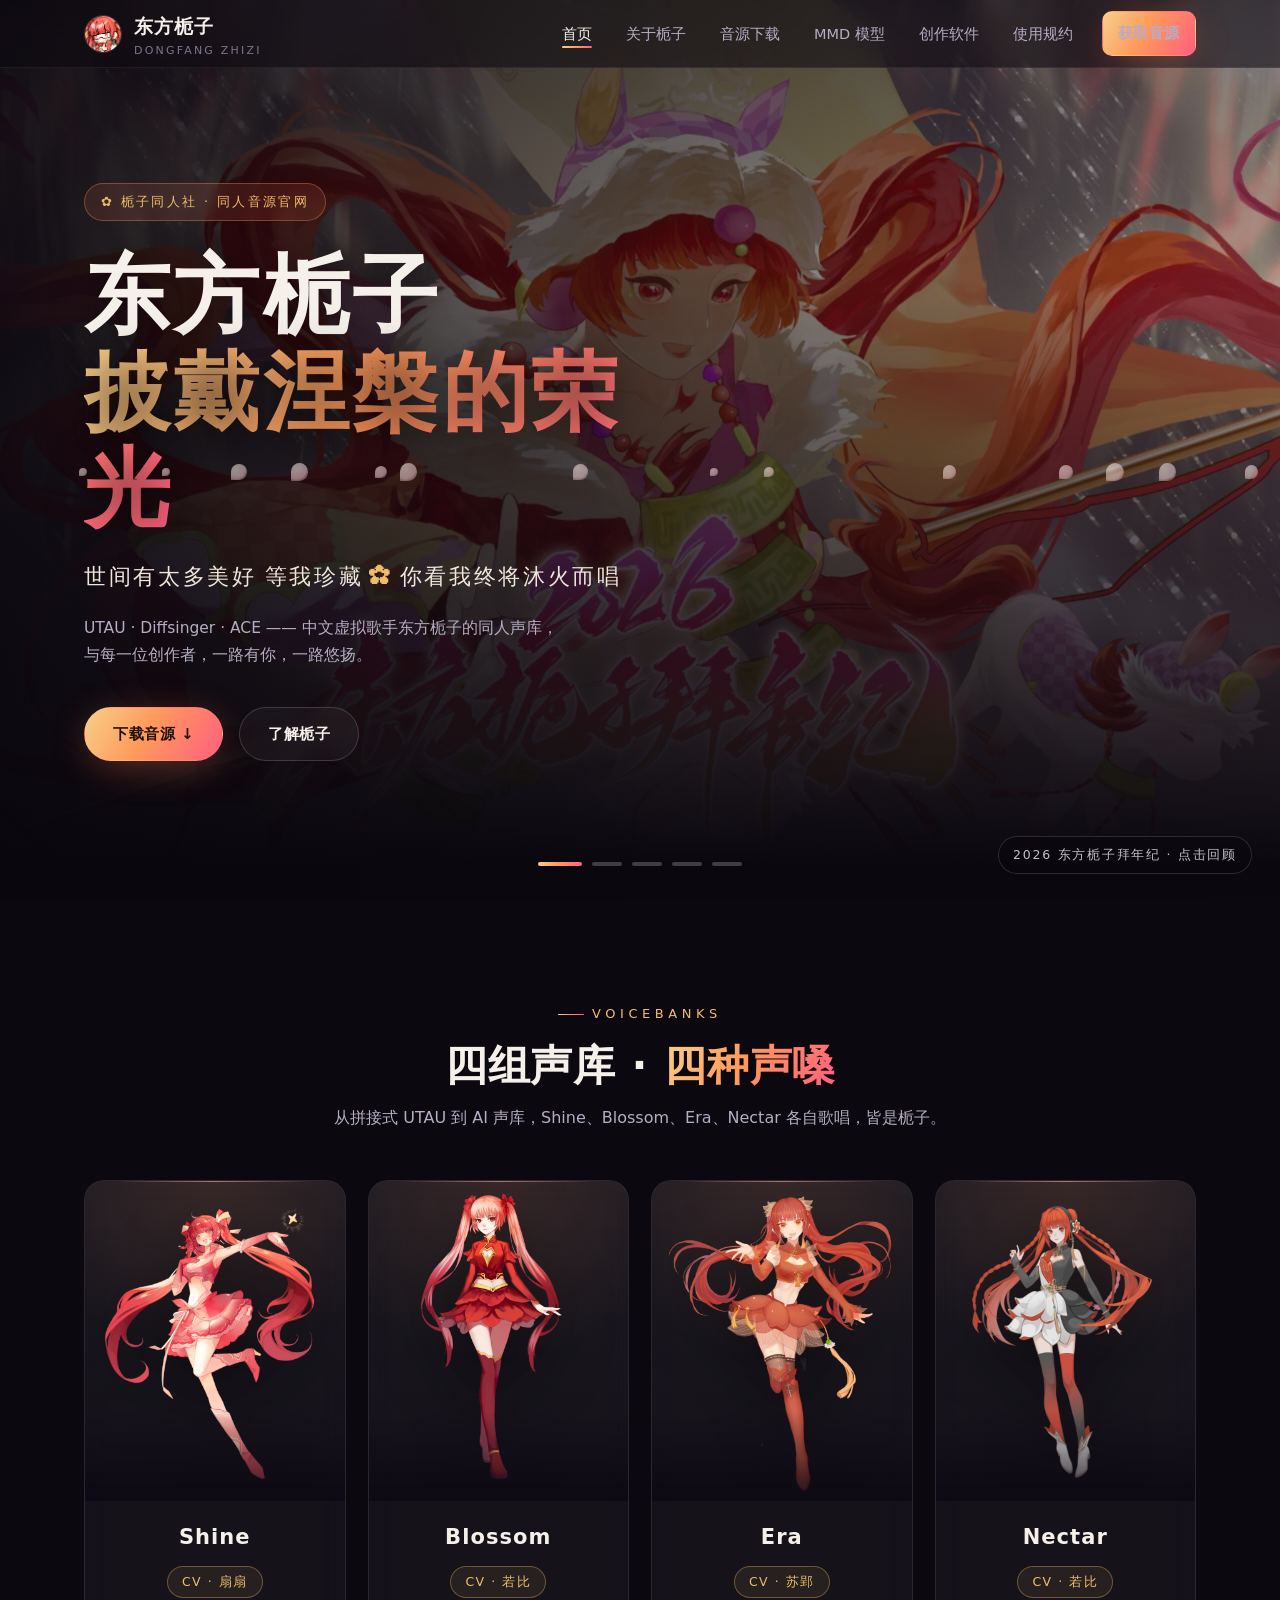
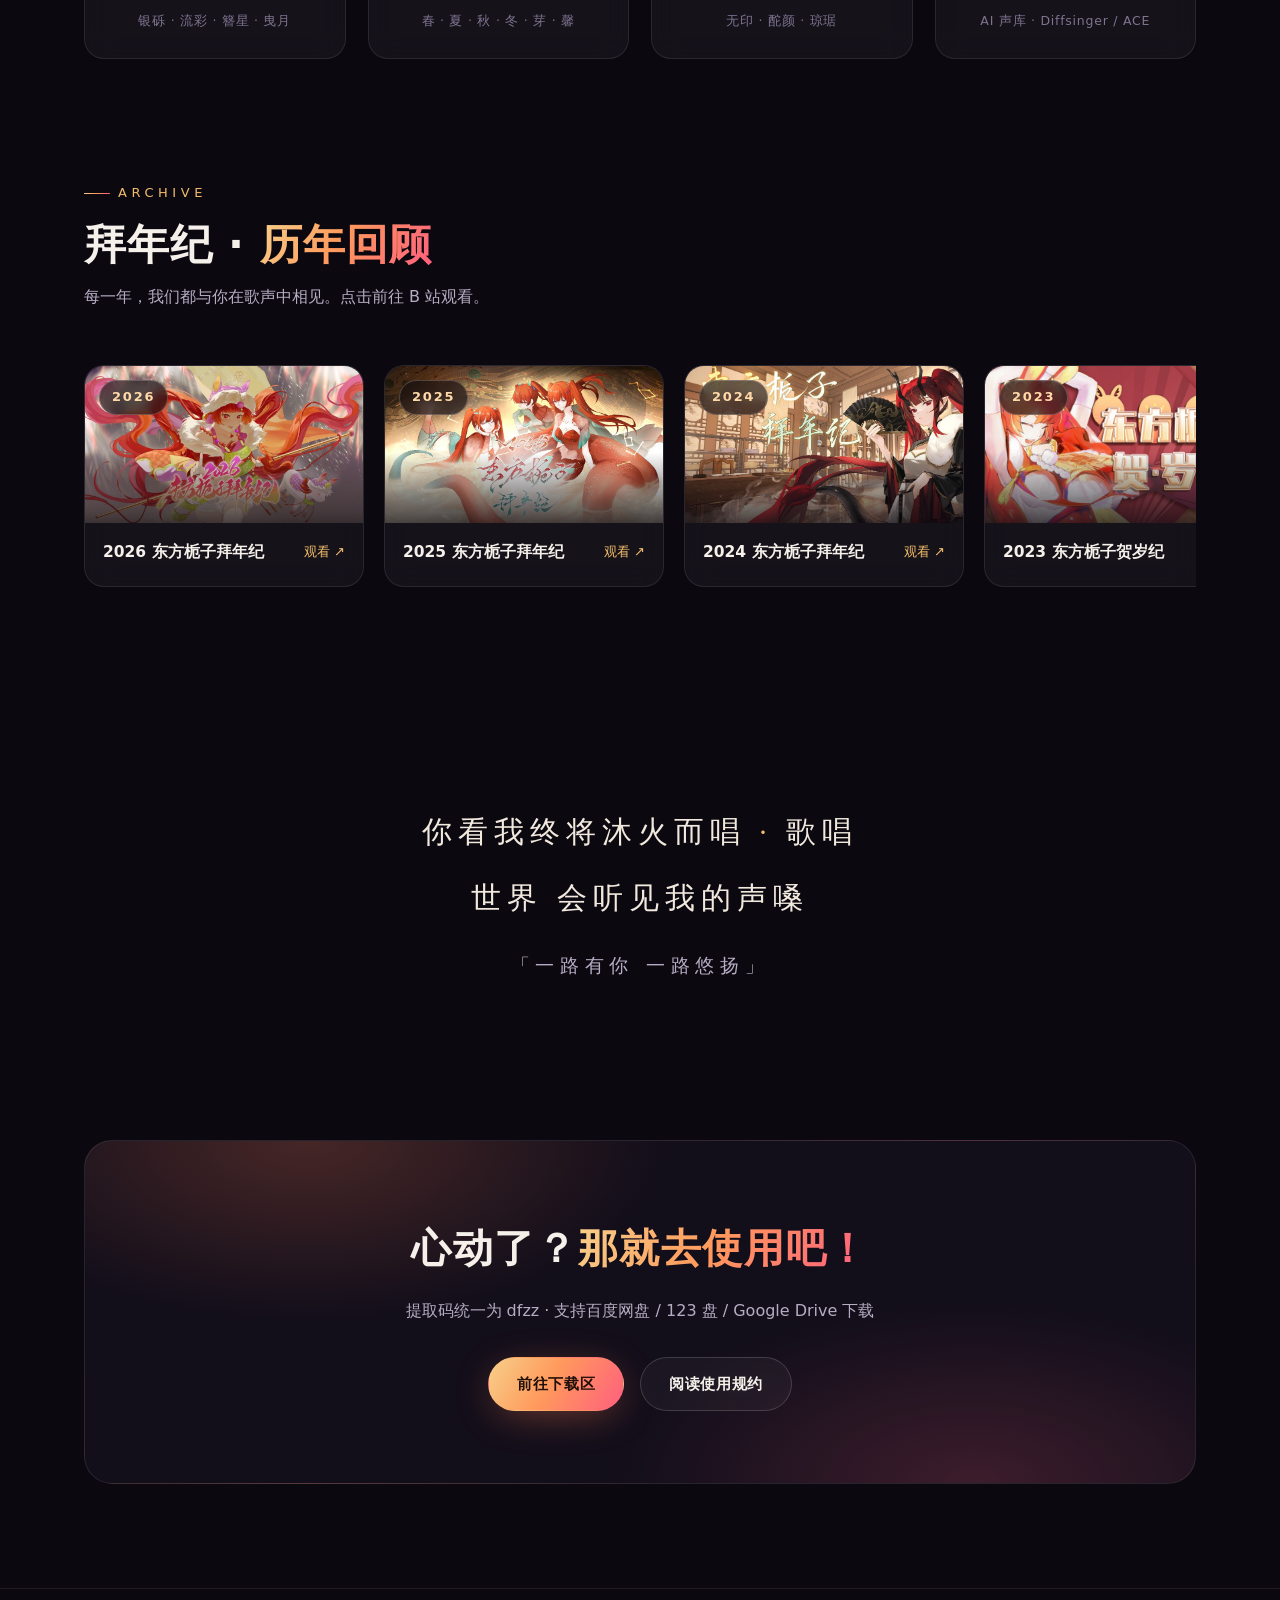
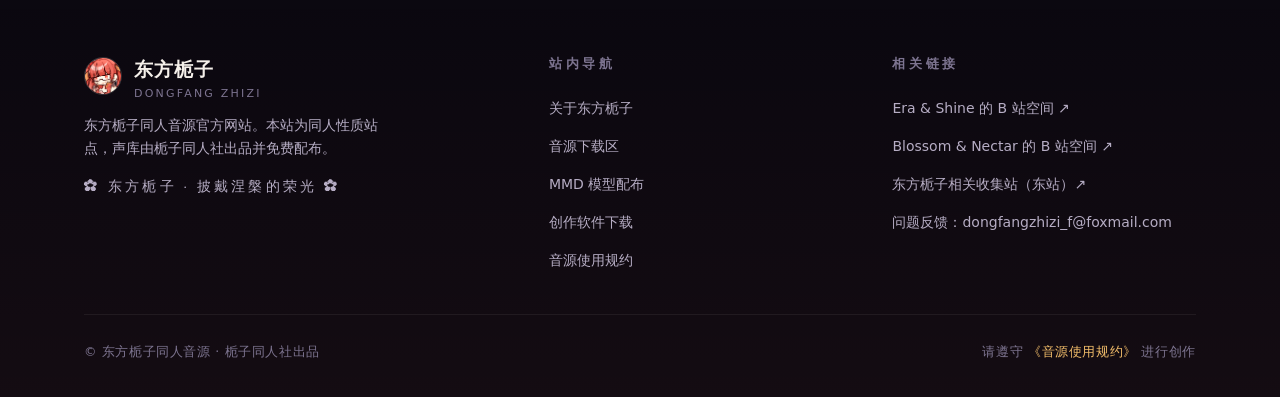
<file: index.html>
<!DOCTYPE html>
<html lang="zh-CN">
<head>
  <meta charset="UTF-8">
  <meta name="viewport" content="width=device-width, initial-scale=1.0">
  <title>东方栀子同人音源 · 披戴涅槃的荣光</title>
  <meta name="description" content="东方栀子同人音源官方网站 —— UTAU / Diffsinger / ACE 声库下载、MMD 模型配布、使用规约。世间有太多美好，等我珍藏。">
  <link rel="icon" href="data:image/svg+xml,%3Csvg xmlns='http://www.w3.org/2000/svg' viewBox='0 0 64 64'%3E%3Cdefs%3E%3ClinearGradient id='g' x1='0' y1='0' x2='1' y2='1'%3E%3Cstop offset='0' stop-color='%23f7d08a'/%3E%3Cstop offset='1' stop-color='%23ff5f7e'/%3E%3C/linearGradient%3E%3C/defs%3E%3Crect width='64' height='64' rx='14' fill='%23130d1c'/%3E%3Cg fill='url(%23g)'%3E%3Cellipse cx='32' cy='17' rx='7' ry='12'/%3E%3Cellipse cx='32' cy='17' rx='7' ry='12' transform='rotate(72 32 32)'/%3E%3Cellipse cx='32' cy='17' rx='7' ry='12' transform='rotate(144 32 32)'/%3E%3Cellipse cx='32' cy='17' rx='7' ry='12' transform='rotate(216 32 32)'/%3E%3Cellipse cx='32' cy='17' rx='7' ry='12' transform='rotate(288 32 32)'/%3E%3C/g%3E%3Ccircle cx='32' cy='32' r='5.5' fill='%23fff2df'/%3E%3C/svg%3E">
  <link rel="stylesheet" href="assets/css/style.css">
</head>
<body>

  <!-- 导航 -->
  <header class="nav">
    <div class="nav-inner">
      <a class="brand" href="index.html">
        <img src="assets/img/logo.png" alt="东方栀子">
        <span>东方栀子<span class="brand-sub">DONGFANG ZHIZI</span></span>
      </a>
      <button class="nav-toggle" aria-label="打开菜单" aria-expanded="false">
        <span></span><span></span><span></span>
      </button>
      <ul class="nav-links">
        <li><a href="index.html" class="active">首页</a></li>
        <li><a href="about.html">关于栀子</a></li>
        <li><a href="download.html">音源下载</a></li>
        <li><a href="mmd.html">MMD 模型</a></li>
        <li><a href="tools.html">创作软件</a></li>
        <li><a href="rules.html">使用规约</a></li>
        <li class="nav-cta"><a class="btn btn-primary btn-sm" href="download.html">获取音源</a></li>
      </ul>
    </div>
  </header>

  <!-- 英雄区 -->
  <section class="hero" data-petals>
    <div class="hero-slides">
      <a class="hero-slide on" href="https://www.bilibili.com/festival/VSF2026live?bvid=BV1i7ZhBsEw5" target="_blank" rel="noopener"
         style="background-image:url('assets/img/fes-2026.jpg')" data-caption="2026 东方栀子拜年纪 · 点击回顾"></a>
      <a class="hero-slide" href="https://www.bilibili.com/festival/VSF2025live?bvid=BV1KJFfeNEfn" target="_blank" rel="noopener"
         style="background-image:url('assets/img/fes-2025.jpg')" data-caption="2025 东方栀子拜年纪 · 点击回顾"></a>
      <a class="hero-slide" href="https://www.bilibili.com/festival/VSF2024live?bvid=BV1vu4m1P7Nt" target="_blank" rel="noopener"
         style="background-image:url('assets/img/fes-2024.jpg')" data-caption="2024 东方栀子拜年纪 · 点击回顾"></a>
      <a class="hero-slide" href="https://www.bilibili.com/festival/VSF2023live?bvid=BV1WM411t7EL" target="_blank" rel="noopener"
         style="background-image:url('assets/img/fes-2023.jpg')" data-caption="2023 东方栀子贺岁纪 · 点击回顾"></a>
      <a class="hero-slide" href="https://www.bilibili.com/video/BV18a411m7MB/" target="_blank" rel="noopener"
         style="background-image:url('assets/img/fes-2022.jpg')" data-caption="2022 东方栀子拜年纪 · 点击回顾"></a>
    </div>
    <div class="hero-veil"></div>

    <div class="container hero-inner">
      <div class="hero-copy">
        <span class="hero-badge">✿ 栀子同人社 · 同人音源官网</span>
        <h1 class="hero-title">东方栀子<br><span class="grad-text">披戴涅槃的荣光</span></h1>
        <p class="hero-tagline">世间有太多美好 等我珍藏<span class="dot">✿</span>你看我终将沐火而唱</p>
        <p class="hero-desc">UTAU · Diffsinger · ACE —— 中文虚拟歌手东方栀子的同人声库，与每一位创作者，一路有你，一路悠扬。</p>
        <div class="hero-actions">
          <a class="btn btn-primary" href="download.html">下载音源 ↓</a>
          <a class="btn btn-ghost" href="about.html">了解栀子</a>
        </div>
      </div>
    </div>

    <a class="hero-caption" id="heroCaption" href="https://www.bilibili.com/festival/VSF2026live?bvid=BV1i7ZhBsEw5" target="_blank" rel="noopener">2026 东方栀子拜年纪 · 点击回顾</a>
    <div class="hero-dots">
      <button class="on" aria-label="第 1 张"></button>
      <button aria-label="第 2 张"></button>
      <button aria-label="第 3 张"></button>
      <button aria-label="第 4 张"></button>
      <button aria-label="第 5 张"></button>
    </div>
  </section>

  <!-- 四位声库 -->
  <section class="section" id="voices">
    <div class="container">
      <div class="sec-head center reveal">
        <span class="sec-eyebrow">VOICEBANKS</span>
        <h2 class="sec-title">四组声库 · <span class="grad-text">四种声嗓</span></h2>
        <p class="sec-sub">从拼接式 UTAU 到 AI 声库，Shine、Blossom、Era、Nectar 各自歌唱，皆是栀子。</p>
      </div>
      <div class="char-grid">
        <a class="card card-top-glow char-card reveal" href="about.html#shine">
          <div class="char-portrait"><img src="assets/img/shine-card.png" alt="东方栀子 Shine 立绘" loading="lazy"></div>
          <h3 class="char-name">Shine</h3>
          <span class="char-cv">CV · 扇扇</span>
          <p class="char-traits">银砾 · 流彩 · 簪星 · 曳月</p>
        </a>
        <a class="card card-top-glow char-card reveal d1" href="about.html#blossom">
          <div class="char-portrait"><img src="assets/img/blossom-card.png" alt="东方栀子 Blossom 立绘" loading="lazy"></div>
          <h3 class="char-name">Blossom</h3>
          <span class="char-cv">CV · 若比</span>
          <p class="char-traits">春 · 夏 · 秋 · 冬 · 芽 · 馨</p>
        </a>
        <a class="card card-top-glow char-card reveal d2" href="about.html#era">
          <div class="char-portrait"><img src="assets/img/era-card.png" alt="东方栀子 Era 立绘" loading="lazy"></div>
          <h3 class="char-name">Era</h3>
          <span class="char-cv">CV · 苏郢</span>
          <p class="char-traits">无印 · 酡颜 · 琼琚</p>
        </a>
        <a class="card card-top-glow char-card reveal d3" href="about.html#nectar">
          <div class="char-portrait"><img src="assets/img/nectar-card.png" alt="东方栀子 Nectar 立绘" loading="lazy"></div>
          <h3 class="char-name">Nectar</h3>
          <span class="char-cv">CV · 若比</span>
          <p class="char-traits">AI 声库 · Diffsinger / ACE</p>
        </a>
      </div>
    </div>
  </section>

  <!-- 拜年纪回顾 -->
  <section class="section" style="padding-top:20px;">
    <div class="container">
      <div class="sec-head reveal">
        <span class="sec-eyebrow">ARCHIVE</span>
        <h2 class="sec-title">拜年纪 · <span class="grad-text">历年回顾</span></h2>
        <p class="sec-sub">每一年，我们都与你在歌声中相见。点击前往 B 站观看。</p>
      </div>
    </div>
    <div class="container">
      <div class="fes-scroll reveal">
        <a class="card card-top-glow fes-card" href="https://www.bilibili.com/festival/VSF2026live?bvid=BV1i7ZhBsEw5" target="_blank" rel="noopener">
          <div class="fes-thumb">
            <span class="fes-year">2026</span>
            <img src="assets/img/fes-2026.jpg" alt="2026 东方栀子拜年纪" loading="lazy">
            <span class="fes-play"><svg width="18" height="18" viewBox="0 0 24 24" fill="#ffd9a8"><path d="M8 5v14l11-7z"/></svg></span>
          </div>
          <div class="fes-body"><span class="fes-title">2026 东方栀子拜年纪</span><span class="fes-go">观看 ↗</span></div>
        </a>
        <a class="card card-top-glow fes-card" href="https://www.bilibili.com/festival/VSF2025live?bvid=BV1KJFfeNEfn" target="_blank" rel="noopener">
          <div class="fes-thumb">
            <span class="fes-year">2025</span>
            <img src="assets/img/fes-2025.jpg" alt="2025 东方栀子拜年纪" loading="lazy">
            <span class="fes-play"><svg width="18" height="18" viewBox="0 0 24 24" fill="#ffd9a8"><path d="M8 5v14l11-7z"/></svg></span>
          </div>
          <div class="fes-body"><span class="fes-title">2025 东方栀子拜年纪</span><span class="fes-go">观看 ↗</span></div>
        </a>
        <a class="card card-top-glow fes-card" href="https://www.bilibili.com/festival/VSF2024live?bvid=BV1vu4m1P7Nt" target="_blank" rel="noopener">
          <div class="fes-thumb">
            <span class="fes-year">2024</span>
            <img src="assets/img/fes-2024.jpg" alt="2024 东方栀子拜年纪" loading="lazy">
            <span class="fes-play"><svg width="18" height="18" viewBox="0 0 24 24" fill="#ffd9a8"><path d="M8 5v14l11-7z"/></svg></span>
          </div>
          <div class="fes-body"><span class="fes-title">2024 东方栀子拜年纪</span><span class="fes-go">观看 ↗</span></div>
        </a>
        <a class="card card-top-glow fes-card" href="https://www.bilibili.com/festival/VSF2023live?bvid=BV1WM411t7EL" target="_blank" rel="noopener">
          <div class="fes-thumb">
            <span class="fes-year">2023</span>
            <img src="assets/img/fes-2023.jpg" alt="2023 东方栀子贺岁纪" loading="lazy">
            <span class="fes-play"><svg width="18" height="18" viewBox="0 0 24 24" fill="#ffd9a8"><path d="M8 5v14l11-7z"/></svg></span>
          </div>
          <div class="fes-body"><span class="fes-title">2023 东方栀子贺岁纪</span><span class="fes-go">观看 ↗</span></div>
        </a>
        <a class="card card-top-glow fes-card" href="https://www.bilibili.com/video/BV18a411m7MB/" target="_blank" rel="noopener">
          <div class="fes-thumb">
            <span class="fes-year">2022</span>
            <img src="assets/img/fes-2022.jpg" alt="2022 东方栀子拜年纪" loading="lazy">
            <span class="fes-play"><svg width="18" height="18" viewBox="0 0 24 24" fill="#ffd9a8"><path d="M8 5v14l11-7z"/></svg></span>
          </div>
          <div class="fes-body"><span class="fes-title">2022 东方栀子拜年纪</span><span class="fes-go">观看 ↗</span></div>
        </a>
      </div>
    </div>
  </section>

  <!-- 诗意 -->
  <section class="section-sm">
    <div class="container">
      <div class="poem reveal">
        <p class="poem-line">你看我终将沐火而唱 <em>·</em> 歌唱</p>
        <p class="poem-line">世界 会听见我的声嗓</p>
        <p class="poem-quote">「一路有你 一路悠扬」</p>
      </div>
    </div>
  </section>

  <!-- CTA -->
  <section class="section-sm">
    <div class="container">
      <div class="cta-banner reveal">
        <h2>心动了？<span class="grad-text">那就去使用吧！</span></h2>
        <p>提取码统一为 dfzz · 支持百度网盘 / 123 盘 / Google Drive 下载</p>
        <div class="cta-actions">
          <a class="btn btn-primary" href="download.html">前往下载区</a>
          <a class="btn btn-ghost" href="rules.html">阅读使用规约</a>
        </div>
      </div>
    </div>
  </section>

  <!-- 页脚 -->
  <footer class="footer">
    <div class="container">
      <div class="footer-grid">
        <div class="footer-brand">
          <a class="brand" href="index.html">
            <img src="assets/img/logo.png" alt="东方栀子">
            <span>东方栀子<span class="brand-sub">DONGFANG ZHIZI</span></span>
          </a>
          <p>东方栀子同人音源官方网站。本站为同人性质站点，声库由栀子同人社出品并免费配布。</p>
          <p class="footer-slogan">✿ 东方栀子 · 披戴涅槃的荣光 ✿</p>
        </div>
        <div>
          <h5>站内导航</h5>
          <ul class="footer-links">
            <li><a href="about.html">关于东方栀子</a></li>
            <li><a href="download.html">音源下载区</a></li>
            <li><a href="mmd.html">MMD 模型配布</a></li>
            <li><a href="tools.html">创作软件下载</a></li>
            <li><a href="rules.html">音源使用规约</a></li>
          </ul>
        </div>
        <div>
          <h5>相关链接</h5>
          <ul class="footer-links">
            <li><a href="https://space.bilibili.com/62351857" target="_blank" rel="noopener">Era &amp; Shine 的 B 站空间 ↗</a></li>
            <li><a href="https://space.bilibili.com/3493088064440814" target="_blank" rel="noopener">Blossom &amp; Nectar 的 B 站空间 ↗</a></li>
            <li><a href="https://space.bilibili.com/356626629" target="_blank" rel="noopener">东方栀子相关收集站（东站）↗</a></li>
            <li><a href="mailto:dongfangzhizi_f@foxmail.com">问题反馈：dongfangzhizi_f@foxmail.com</a></li>
          </ul>
        </div>
      </div>
      <div class="footer-bottom">
        <span>© 东方栀子同人音源 · 栀子同人社出品</span>
        <span>请遵守 <a href="rules.html" style="color:var(--gold);">《音源使用规约》</a> 进行创作</span>
      </div>
    </div>
  </footer>

  <script src="assets/js/main.js"></script>
</body>
</html>
</file>
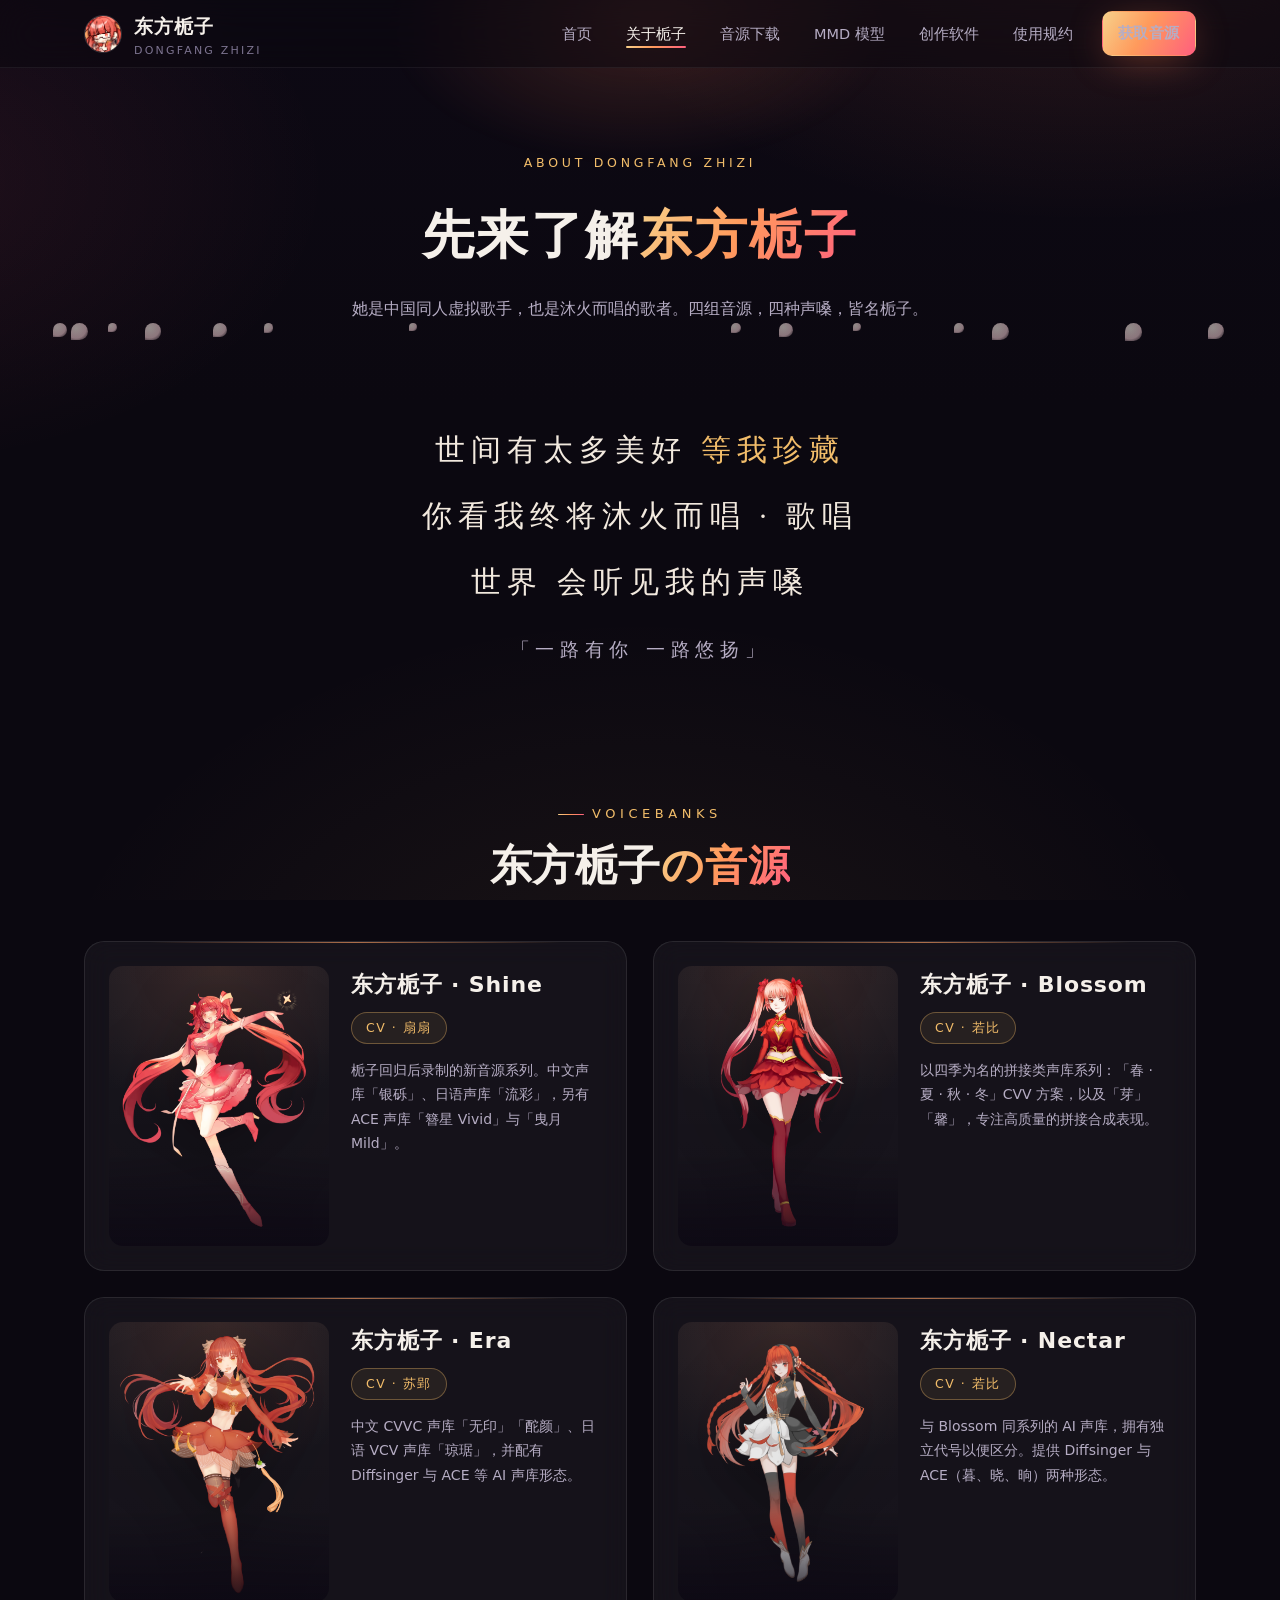
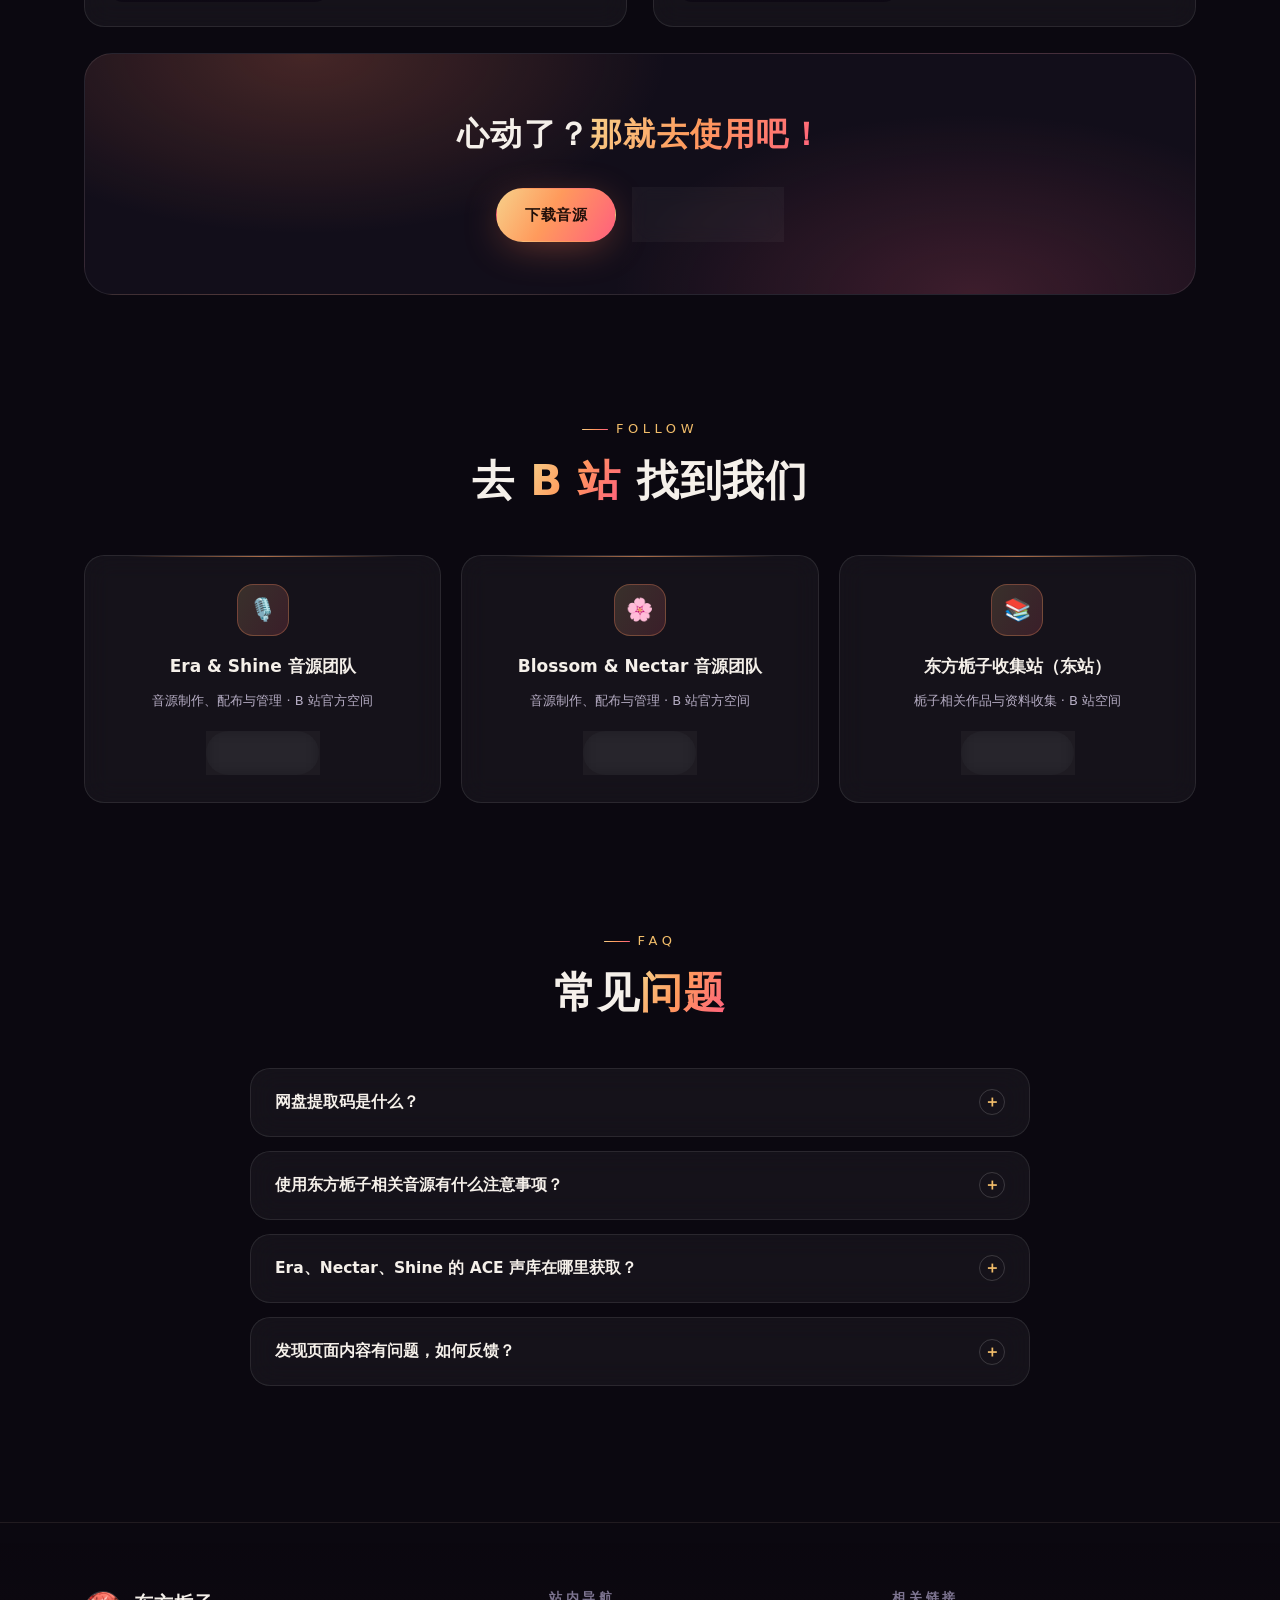
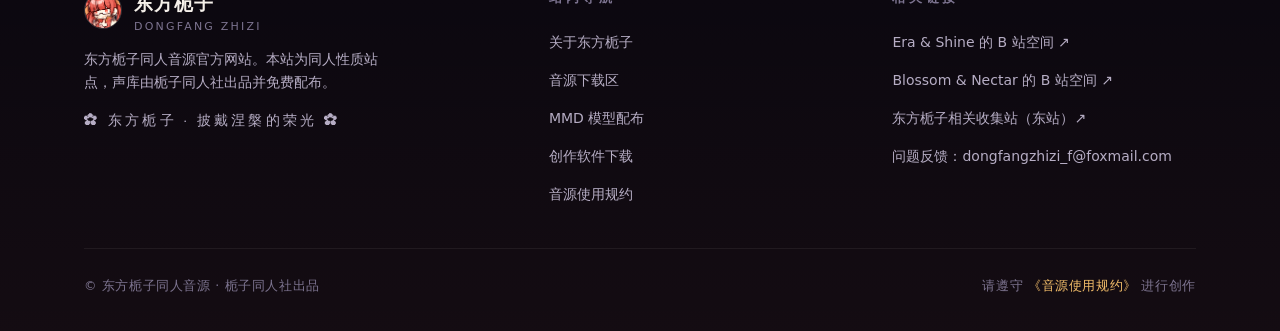
<file: about.html>
<!DOCTYPE html>
<html lang="zh-CN">
<head>
  <meta charset="UTF-8">
  <meta name="viewport" content="width=device-width, initial-scale=1.0">
  <title>关于东方栀子 · 东方栀子同人音源</title>
  <meta name="description" content="先来了解一下东方栀子 —— Shine / Blossom / Era / Nectar 四组同人音源，CV：扇扇、若比、苏郢。">
  <link rel="icon" href="data:image/svg+xml,%3Csvg xmlns='http://www.w3.org/2000/svg' viewBox='0 0 64 64'%3E%3Cdefs%3E%3ClinearGradient id='g' x1='0' y1='0' x2='1' y2='1'%3E%3Cstop offset='0' stop-color='%23f7d08a'/%3E%3Cstop offset='1' stop-color='%23ff5f7e'/%3E%3C/linearGradient%3E%3C/defs%3E%3Crect width='64' height='64' rx='14' fill='%23130d1c'/%3E%3Cg fill='url(%23g)'%3E%3Cellipse cx='32' cy='17' rx='7' ry='12'/%3E%3Cellipse cx='32' cy='17' rx='7' ry='12' transform='rotate(72 32 32)'/%3E%3Cellipse cx='32' cy='17' rx='7' ry='12' transform='rotate(144 32 32)'/%3E%3Cellipse cx='32' cy='17' rx='7' ry='12' transform='rotate(216 32 32)'/%3E%3Cellipse cx='32' cy='17' rx='7' ry='12' transform='rotate(288 32 32)'/%3E%3C/g%3E%3Ccircle cx='32' cy='32' r='5.5' fill='%23fff2df'/%3E%3C/svg%3E">
  <link rel="stylesheet" href="assets/css/style.css">
</head>
<body>

  <header class="nav">
    <div class="nav-inner">
      <a class="brand" href="index.html">
        <img src="assets/img/logo.png" alt="东方栀子">
        <span>东方栀子<span class="brand-sub">DONGFANG ZHIZI</span></span>
      </a>
      <button class="nav-toggle" aria-label="打开菜单" aria-expanded="false">
        <span></span><span></span><span></span>
      </button>
      <ul class="nav-links">
        <li><a href="index.html">首页</a></li>
        <li><a href="about.html" class="active">关于栀子</a></li>
        <li><a href="download.html">音源下载</a></li>
        <li><a href="mmd.html">MMD 模型</a></li>
        <li><a href="tools.html">创作软件</a></li>
        <li><a href="rules.html">使用规约</a></li>
        <li class="nav-cta"><a class="btn btn-primary btn-sm" href="download.html">获取音源</a></li>
      </ul>
    </div>
  </header>

  <!-- 页头 -->
  <section class="page-hero" data-petals>
    <div class="container">
      <p class="page-crumb">ABOUT DONGFANG ZHIZI</p>
      <h1 class="page-title">先来了解<span class="grad-text">东方栀子</span></h1>
      <p class="page-sub">她是中国同人虚拟歌手，也是沐火而唱的歌者。四组音源，四种声嗓，皆名栀子。</p>
    </div>
  </section>

  <!-- 诗意开场 -->
  <section class="section-sm" style="padding-top:0;">
    <div class="container">
      <div class="poem reveal">
        <p class="poem-line">世间有太多美好 <em>等我珍藏</em></p>
        <p class="poem-line">你看我终将沐火而唱 · 歌唱</p>
        <p class="poem-line">世界 会听见我的声嗓</p>
        <p class="poem-quote">「一路有你 一路悠扬」</p>
      </div>
    </div>
  </section>

  <!-- 四组音源 -->
  <section class="section" style="padding-top:36px;">
    <div class="container">
      <div class="sec-head center reveal">
        <span class="sec-eyebrow">VOICEBANKS</span>
        <h2 class="sec-title">东方栀子<span class="grad-text">の音源</span></h2>
      </div>

      <div class="about-grid" id="shine">
        <div class="card card-top-glow about-card reveal">
          <div class="char-portrait"><img src="assets/img/shine-card.png" alt="东方栀子 Shine" loading="lazy"></div>
          <div>
            <h3>东方栀子 · Shine</h3>
            <span class="char-cv about-cv">CV · 扇扇</span>
            <p>栀子回归后录制的新音源系列。中文声库「银砾」、日语声库「流彩」，另有 ACE 声库「簪星 Vivid」与「曳月 Mild」。</p>
          </div>
        </div>
        <div class="card card-top-glow about-card reveal d1" id="blossom">
          <div class="char-portrait"><img src="assets/img/blossom-card.png" alt="东方栀子 Blossom" loading="lazy"></div>
          <div>
            <h3>东方栀子 · Blossom</h3>
            <span class="char-cv about-cv">CV · 若比</span>
            <p>以四季为名的拼接类声库系列：「春 · 夏 · 秋 · 冬」CVV 方案，以及「芽」「馨」，专注高质量的拼接合成表现。</p>
          </div>
        </div>
        <div class="card card-top-glow about-card reveal" id="era">
          <div class="char-portrait"><img src="assets/img/era-card.png" alt="东方栀子 Era" loading="lazy"></div>
          <div>
            <h3>东方栀子 · Era</h3>
            <span class="char-cv about-cv">CV · 苏郢</span>
            <p>中文 CVVC 声库「无印」「酡颜」、日语 VCV 声库「琼琚」，并配有 Diffsinger 与 ACE 等 AI 声库形态。</p>
          </div>
        </div>
        <div class="card card-top-glow about-card reveal d1" id="nectar">
          <div class="char-portrait"><img src="assets/img/nectar-card.png" alt="东方栀子 Nectar" loading="lazy"></div>
          <div>
            <h3>东方栀子 · Nectar</h3>
            <span class="char-cv about-cv">CV · 若比</span>
            <p>与 Blossom 同系列的 AI 声库，拥有独立代号以便区分。提供 Diffsinger 与 ACE（暮、晓、晌）两种形态。</p>
          </div>
        </div>
      </div>

      <div class="cta-banner reveal" style="padding:52px 28px;">
        <h2 style="font-size:clamp(22px,3.4vw,32px);">心动了？<span class="grad-text">那就去使用吧！</span></h2>
        <div class="cta-actions" style="margin-top:26px;">
          <a class="btn btn-primary" href="download.html">下载音源</a>
          <a class="btn btn-ghost" href="rules.html">音源使用规约</a>
        </div>
      </div>
    </div>
  </section>

  <!-- B站空间 -->
  <section class="section" style="padding-top:20px;">
    <div class="container">
      <div class="sec-head center reveal">
        <span class="sec-eyebrow">FOLLOW</span>
        <h2 class="sec-title">去 <span class="grad-text">B 站</span> 找到我们</h2>
      </div>
      <div class="space-grid">
        <a class="card card-top-glow space-card reveal" href="https://space.bilibili.com/62351857" target="_blank" rel="noopener">
          <span class="space-ico">🎙️</span>
          <h3>Era &amp; Shine 音源团队</h3>
          <p>音源制作、配布与管理 · B 站官方空间</p>
          <span class="btn btn-ghost btn-sm">前往空间 ↗</span>
        </a>
        <a class="card card-top-glow space-card reveal d1" href="https://space.bilibili.com/3493088064440814" target="_blank" rel="noopener">
          <span class="space-ico">🌸</span>
          <h3>Blossom &amp; Nectar 音源团队</h3>
          <p>音源制作、配布与管理 · B 站官方空间</p>
          <span class="btn btn-ghost btn-sm">前往空间 ↗</span>
        </a>
        <a class="card card-top-glow space-card reveal d2" href="https://space.bilibili.com/356626629" target="_blank" rel="noopener">
          <span class="space-ico">📚</span>
          <h3>东方栀子收集站（东站）</h3>
          <p>栀子相关作品与资料收集 · B 站空间</p>
          <span class="btn btn-ghost btn-sm">前往空间 ↗</span>
        </a>
      </div>
    </div>
  </section>

  <!-- 常见问题 -->
  <section class="section" style="padding-top:24px;">
    <div class="container">
      <div class="sec-head center reveal">
        <span class="sec-eyebrow">FAQ</span>
        <h2 class="sec-title">常见<span class="grad-text">问题</span></h2>
      </div>
      <div class="faq-list">
        <details class="card faq reveal">
          <summary>网盘提取码是什么？<span class="faq-icon">＋</span></summary>
          <div class="faq-body">
            如无特殊情况，网盘提取码均为 <code>dfzz</code>。注意，输入提取码时请务必使用<b>英文输入法</b>，以免出现提取码错误的情况。
          </div>
        </details>
        <details class="card faq reveal d1">
          <summary>使用东方栀子相关音源有什么注意事项？<span class="faq-icon">＋</span></summary>
          <div class="faq-body">
            您可以在 <a href="rules.html">使用规约</a> 页面查看基本的使用注意事项，详细内容请见声库内的《readme.txt》和《音源使用规约.txt》。使用规约可能会随时更改，请以网页端最新版本为准。
          </div>
        </details>
        <details class="card faq reveal d2">
          <summary>Era、Nectar、Shine 的 ACE 声库在哪里获取？<span class="faq-icon">＋</span></summary>
          <div class="faq-body">
            目前可在 ACE 的「素材社区 - 声线社区」中寻找，音源申请入口实际为加入对应 QQ 群交流的按钮，详见 <a href="download.html">音源下载区</a> 各系列的 ACE 说明。
          </div>
        </details>
        <details class="card faq reveal d3">
          <summary>发现页面内容有问题，如何反馈？<span class="faq-icon">＋</span></summary>
          <div class="faq-body">
            请发邮件到 <a href="mailto:dongfangzhizi_f@foxmail.com">dongfangzhizi_f@foxmail.com</a>，并尽量附带截图，便于我们确认问题位置；反馈音源问题时请说明是哪个声库。
          </div>
        </details>
      </div>
    </div>
  </section>

  <footer class="footer">
    <div class="container">
      <div class="footer-grid">
        <div class="footer-brand">
          <a class="brand" href="index.html">
            <img src="assets/img/logo.png" alt="东方栀子">
            <span>东方栀子<span class="brand-sub">DONGFANG ZHIZI</span></span>
          </a>
          <p>东方栀子同人音源官方网站。本站为同人性质站点，声库由栀子同人社出品并免费配布。</p>
          <p class="footer-slogan">✿ 东方栀子 · 披戴涅槃的荣光 ✿</p>
        </div>
        <div>
          <h5>站内导航</h5>
          <ul class="footer-links">
            <li><a href="about.html">关于东方栀子</a></li>
            <li><a href="download.html">音源下载区</a></li>
            <li><a href="mmd.html">MMD 模型配布</a></li>
            <li><a href="tools.html">创作软件下载</a></li>
            <li><a href="rules.html">音源使用规约</a></li>
          </ul>
        </div>
        <div>
          <h5>相关链接</h5>
          <ul class="footer-links">
            <li><a href="https://space.bilibili.com/62351857" target="_blank" rel="noopener">Era &amp; Shine 的 B 站空间 ↗</a></li>
            <li><a href="https://space.bilibili.com/3493088064440814" target="_blank" rel="noopener">Blossom &amp; Nectar 的 B 站空间 ↗</a></li>
            <li><a href="https://space.bilibili.com/356626629" target="_blank" rel="noopener">东方栀子相关收集站（东站）↗</a></li>
            <li><a href="mailto:dongfangzhizi_f@foxmail.com">问题反馈：dongfangzhizi_f@foxmail.com</a></li>
          </ul>
        </div>
      </div>
      <div class="footer-bottom">
        <span>© 东方栀子同人音源 · 栀子同人社出品</span>
        <span>请遵守 <a href="rules.html" style="color:var(--gold);">《音源使用规约》</a> 进行创作</span>
      </div>
    </div>
  </footer>

  <script src="assets/js/main.js"></script>
</body>
</html>
</file>
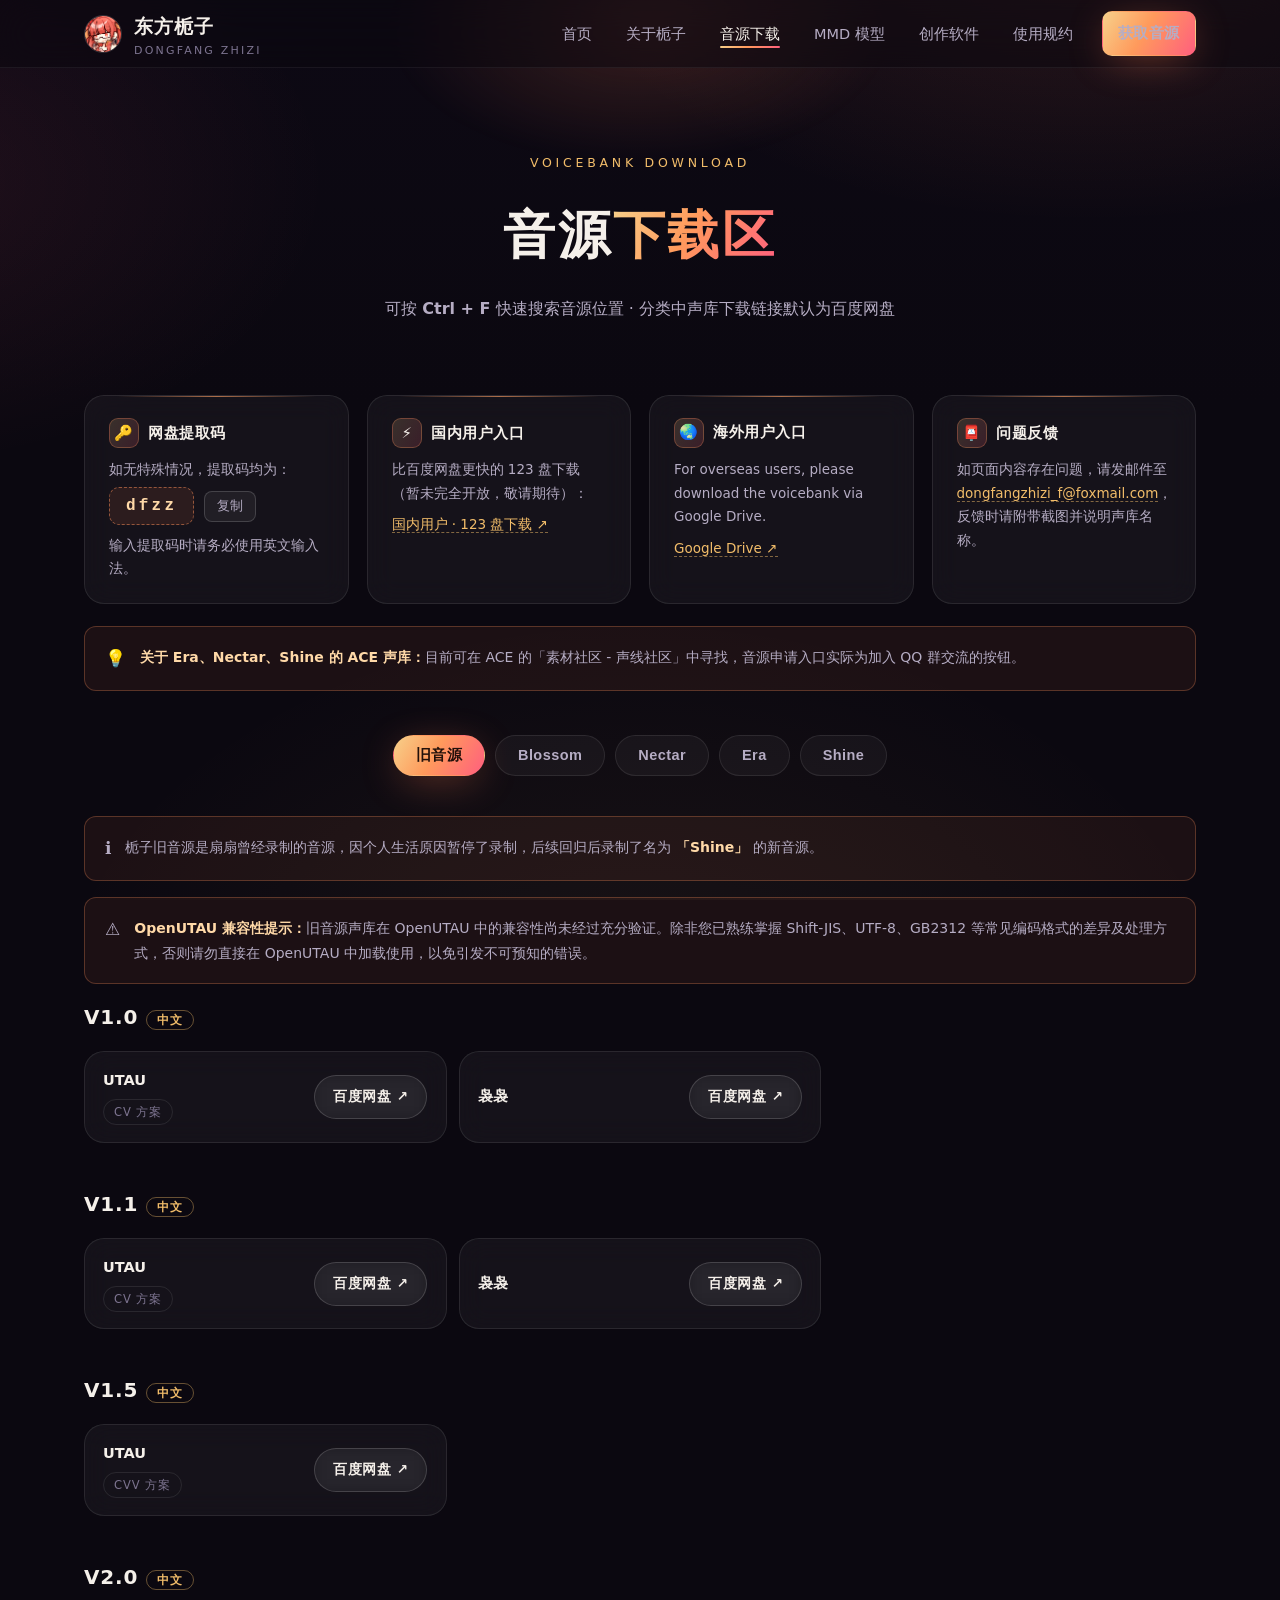
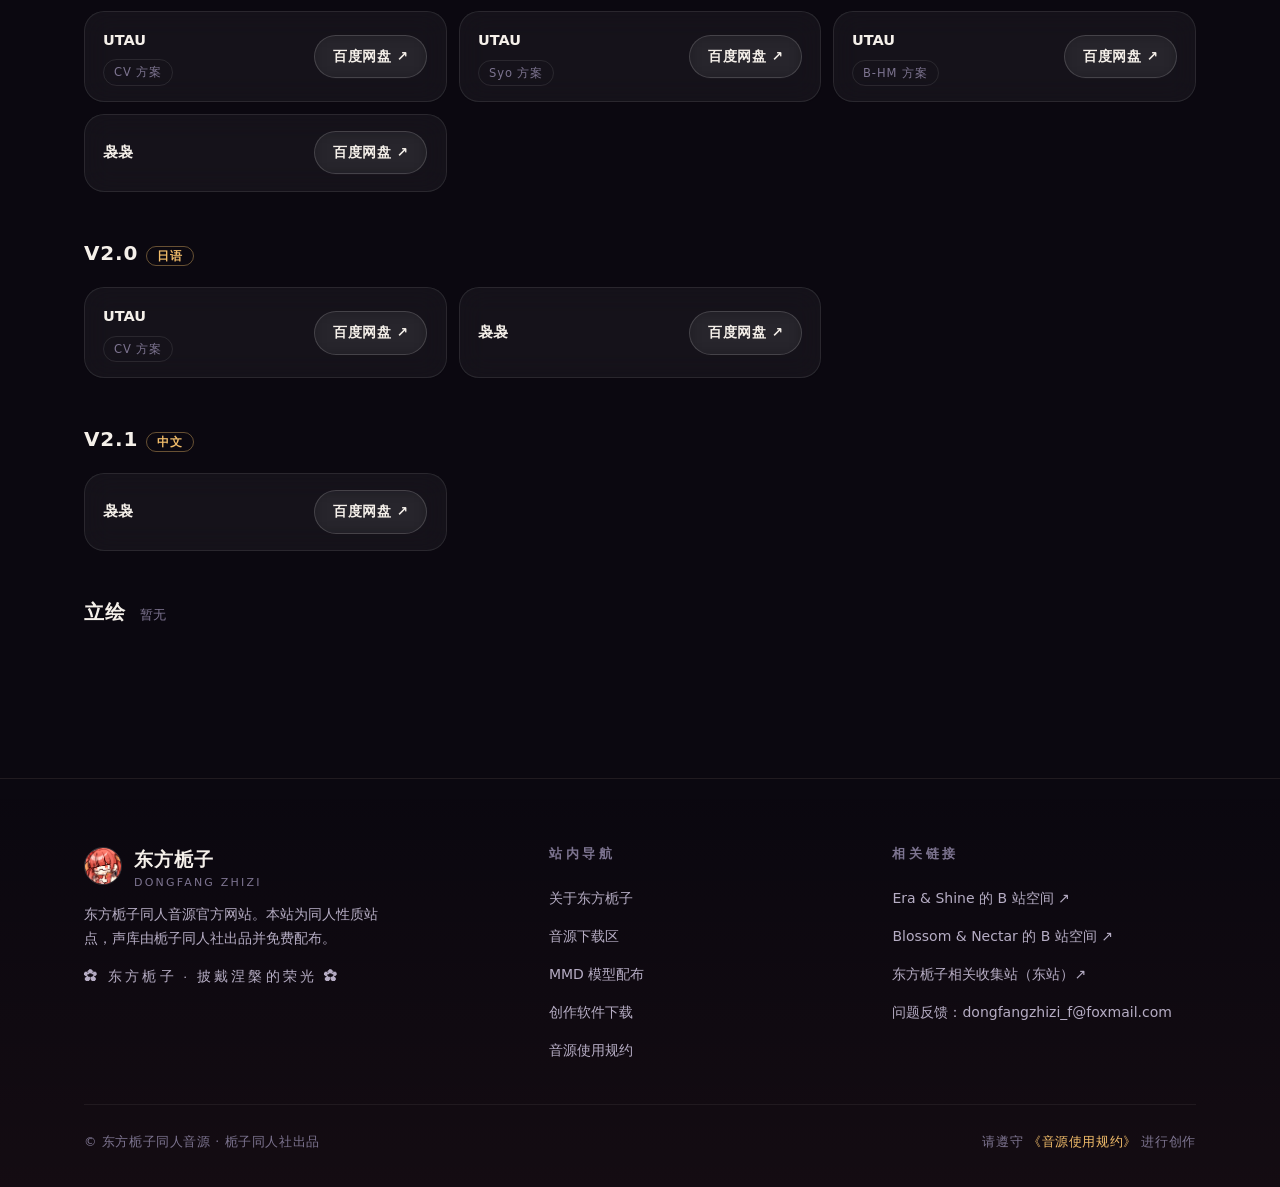
<file: download.html>
<!DOCTYPE html>
<html lang="zh-CN">
<head>
  <meta charset="UTF-8">
  <meta name="viewport" content="width=device-width, initial-scale=1.0">
  <title>音源下载区 · 东方栀子同人音源</title>
  <meta name="description" content="东方栀子音源下载区 —— Shine / Blossom / Era / Nectar / 旧音源全系列声库与立绘下载。网盘提取码：dfzz">
  <link rel="icon" href="data:image/svg+xml,%3Csvg xmlns='http://www.w3.org/2000/svg' viewBox='0 0 64 64'%3E%3Cdefs%3E%3ClinearGradient id='g' x1='0' y1='0' x2='1' y2='1'%3E%3Cstop offset='0' stop-color='%23f7d08a'/%3E%3Cstop offset='1' stop-color='%23ff5f7e'/%3E%3C/linearGradient%3E%3C/defs%3E%3Crect width='64' height='64' rx='14' fill='%23130d1c'/%3E%3Cg fill='url(%23g)'%3E%3Cellipse cx='32' cy='17' rx='7' ry='12'/%3E%3Cellipse cx='32' cy='17' rx='7' ry='12' transform='rotate(72 32 32)'/%3E%3Cellipse cx='32' cy='17' rx='7' ry='12' transform='rotate(144 32 32)'/%3E%3Cellipse cx='32' cy='17' rx='7' ry='12' transform='rotate(216 32 32)'/%3E%3Cellipse cx='32' cy='17' rx='7' ry='12' transform='rotate(288 32 32)'/%3E%3C/g%3E%3Ccircle cx='32' cy='32' r='5.5' fill='%23fff2df'/%3E%3C/svg%3E">
  <link rel="stylesheet" href="assets/css/style.css">
</head>
<body>

  <header class="nav">
    <div class="nav-inner">
      <a class="brand" href="index.html">
        <img src="assets/img/logo.png" alt="东方栀子">
        <span>东方栀子<span class="brand-sub">DONGFANG ZHIZI</span></span>
      </a>
      <button class="nav-toggle" aria-label="打开菜单" aria-expanded="false">
        <span></span><span></span><span></span>
      </button>
      <ul class="nav-links">
        <li><a href="index.html">首页</a></li>
        <li><a href="about.html">关于栀子</a></li>
        <li><a href="download.html" class="active">音源下载</a></li>
        <li><a href="mmd.html">MMD 模型</a></li>
        <li><a href="tools.html">创作软件</a></li>
        <li><a href="rules.html">使用规约</a></li>
        <li class="nav-cta"><a class="btn btn-primary btn-sm" href="download.html">获取音源</a></li>
      </ul>
    </div>
  </header>

  <section class="page-hero">
    <div class="container">
      <p class="page-crumb">VOICEBANK DOWNLOAD</p>
      <h1 class="page-title">音源<span class="grad-text">下载区</span></h1>
      <p class="page-sub">可按 <strong>Ctrl + F</strong> 快速搜索音源位置 · 分类中声库下载链接默认为百度网盘</p>
    </div>
  </section>

  <section class="section-sm" style="padding-top:8px;">
    <div class="container">

      <!-- 提示卡片 -->
      <div class="notice-grid">
        <div class="card card-top-glow notice reveal">
          <h4><span class="n-ico">🔑</span>网盘提取码</h4>
          <p>如无特殊情况，提取码均为：</p>
          <div class="pass-box">
            <span class="pass-code">dfzz</span>
            <button class="copy-btn" data-copy="dfzz">复制</button>
          </div>
          <p style="margin-top:8px;">输入提取码时请务必使用英文输入法。</p>
        </div>
        <div class="card card-top-glow notice reveal d1">
          <h4><span class="n-ico">⚡</span>国内用户入口</h4>
          <p>比百度网盘更快的 123 盘下载（暂未完全开放，敬请期待）：</p>
          <p style="margin-top:8px;"><a href="https://www.123865.com/s/un8Hjv-v1sc3?pwd=dfzz#" target="_blank" rel="noopener">国内用户 · 123 盘下载 ↗</a></p>
        </div>
        <div class="card card-top-glow notice reveal d2">
          <h4><span class="n-ico">🌏</span>海外用户入口</h4>
          <p>For overseas users, please download the voicebank via Google Drive.</p>
          <p style="margin-top:8px;"><a href="https://drive.google.com/drive/folders/1CSUiElBRvxFxeexF2uqQCoS82jGh1mP8" target="_blank" rel="noopener">Google Drive ↗</a></p>
        </div>
        <div class="card card-top-glow notice reveal d3">
          <h4><span class="n-ico">📮</span>问题反馈</h4>
          <p>如页面内容存在问题，请发邮件至 <a href="mailto:dongfangzhizi_f@foxmail.com">dongfangzhizi_f@foxmail.com</a>，反馈时请附带截图并说明声库名称。</p>
        </div>
      </div>

      <div class="callout reveal">
        <span class="c-ico">💡</span>
        <div><strong>关于 Era、Nectar、Shine 的 ACE 声库：</strong>目前可在 ACE 的「素材社区 - 声线社区」中寻找，音源申请入口实际为加入 QQ 群交流的按钮。</div>
      </div>

      <!-- 选项卡 -->
      <div class="tabs">
        <button class="tab-btn on" data-tab="legacy">旧音源</button>
        <button class="tab-btn" data-tab="blossom">Blossom</button>
        <button class="tab-btn" data-tab="nectar">Nectar</button>
        <button class="tab-btn" data-tab="era">Era</button>
        <button class="tab-btn" data-tab="shine">Shine</button>
      </div>

      <!-- ============ 旧音源 ============ -->
      <div class="tab-panel on" id="panel-legacy">
        <div class="callout">
          <span class="c-ico">ℹ️</span>
          <div>栀子旧音源是扇扇曾经录制的音源，因个人生活原因暂停了录制，后续回归后录制了名为 <strong>「Shine」</strong> 的新音源。</div>
        </div>
        <div class="callout">
          <span class="c-ico">⚠️</span>
          <div><strong>OpenUTAU 兼容性提示：</strong>旧音源声库在 OpenUTAU 中的兼容性尚未经过充分验证。除非您已熟练掌握 Shift-JIS、UTF-8、GB2312 等常见编码格式的差异及处理方式，否则请勿直接在 OpenUTAU 中加载使用，以免引发不可预知的错误。</div>
        </div>

        <div class="dl-group">
          <div class="dl-group-head"><h3 class="dl-group-title">V1.0 <span class="tag gold">中文</span></h3></div>
          <div class="dl-items">
            <div class="card dl-item"><div><div class="dl-item-name">UTAU</div><div class="dl-item-subs"><span class="tag">CV 方案</span></div></div><div class="dl-item-links"><a class="btn btn-ghost btn-sm" href="http://pan.baidu.com/s/1r6BecAIQOMjgZYU4Xq2_QA" target="_blank" rel="noopener">百度网盘 ↗</a></div></div>
            <div class="card dl-item"><div><div class="dl-item-name">袅袅</div></div><div class="dl-item-links"><a class="btn btn-ghost btn-sm" href="http://pan.baidu.com/s/1uf9LAFY3H3ze6mMbkr1YIg" target="_blank" rel="noopener">百度网盘 ↗</a></div></div>
          </div>
        </div>

        <div class="dl-group">
          <div class="dl-group-head"><h3 class="dl-group-title">V1.1 <span class="tag gold">中文</span></h3></div>
          <div class="dl-items">
            <div class="card dl-item"><div><div class="dl-item-name">UTAU</div><div class="dl-item-subs"><span class="tag">CV 方案</span></div></div><div class="dl-item-links"><a class="btn btn-ghost btn-sm" href="http://pan.baidu.com/s/1uY-RSl9m8kmfqnaRzJWjkg" target="_blank" rel="noopener">百度网盘 ↗</a></div></div>
            <div class="card dl-item"><div><div class="dl-item-name">袅袅</div></div><div class="dl-item-links"><a class="btn btn-ghost btn-sm" href="http://pan.baidu.com/s/1O5skdhX8HcEwlFhhNMwCXg" target="_blank" rel="noopener">百度网盘 ↗</a></div></div>
          </div>
        </div>

        <div class="dl-group">
          <div class="dl-group-head"><h3 class="dl-group-title">V1.5 <span class="tag gold">中文</span></h3></div>
          <div class="dl-items">
            <div class="card dl-item"><div><div class="dl-item-name">UTAU</div><div class="dl-item-subs"><span class="tag">CVV 方案</span></div></div><div class="dl-item-links"><a class="btn btn-ghost btn-sm" href="http://pan.baidu.com/s/1WTmy24Rr6HbAS9LOGFDu0A" target="_blank" rel="noopener">百度网盘 ↗</a></div></div>
          </div>
        </div>

        <div class="dl-group">
          <div class="dl-group-head"><h3 class="dl-group-title">V2.0 <span class="tag gold">中文</span></h3></div>
          <div class="dl-items">
            <div class="card dl-item"><div><div class="dl-item-name">UTAU</div><div class="dl-item-subs"><span class="tag">CV 方案</span></div></div><div class="dl-item-links"><a class="btn btn-ghost btn-sm" href="http://pan.baidu.com/s/14MB6h6VM5GOOdqEDP3CZTA" target="_blank" rel="noopener">百度网盘 ↗</a></div></div>
            <div class="card dl-item"><div><div class="dl-item-name">UTAU</div><div class="dl-item-subs"><span class="tag">Syo 方案</span></div></div><div class="dl-item-links"><a class="btn btn-ghost btn-sm" href="http://pan.baidu.com/s/1ZN-444U2MVMLA_uOO05jUw" target="_blank" rel="noopener">百度网盘 ↗</a></div></div>
            <div class="card dl-item"><div><div class="dl-item-name">UTAU</div><div class="dl-item-subs"><span class="tag">B-HM 方案</span></div></div><div class="dl-item-links"><a class="btn btn-ghost btn-sm" href="http://pan.baidu.com/s/1a9toK_H9O7ohFlZU19YYZg" target="_blank" rel="noopener">百度网盘 ↗</a></div></div>
            <div class="card dl-item"><div><div class="dl-item-name">袅袅</div></div><div class="dl-item-links"><a class="btn btn-ghost btn-sm" href="http://pan.baidu.com/s/1DM3CO2gU2g8RbAn5Ce28EQ" target="_blank" rel="noopener">百度网盘 ↗</a></div></div>
          </div>
        </div>

        <div class="dl-group">
          <div class="dl-group-head"><h3 class="dl-group-title">V2.0 <span class="tag gold">日语</span></h3></div>
          <div class="dl-items">
            <div class="card dl-item"><div><div class="dl-item-name">UTAU</div><div class="dl-item-subs"><span class="tag">CV 方案</span></div></div><div class="dl-item-links"><a class="btn btn-ghost btn-sm" href="http://pan.baidu.com/s/1l1ffYuiNRdyzuH9DpucvuQ" target="_blank" rel="noopener">百度网盘 ↗</a></div></div>
            <div class="card dl-item"><div><div class="dl-item-name">袅袅</div></div><div class="dl-item-links"><a class="btn btn-ghost btn-sm" href="http://pan.baidu.com/s/1Pghdnk1PCI7flZ9_aeojVg" target="_blank" rel="noopener">百度网盘 ↗</a></div></div>
          </div>
        </div>

        <div class="dl-group">
          <div class="dl-group-head"><h3 class="dl-group-title">V2.1 <span class="tag gold">中文</span></h3></div>
          <div class="dl-items">
            <div class="card dl-item"><div><div class="dl-item-name">袅袅</div></div><div class="dl-item-links"><a class="btn btn-ghost btn-sm" href="http://pan.baidu.com/s/1pBV4kudg9iJSFJ5R4m59Og" target="_blank" rel="noopener">百度网盘 ↗</a></div></div>
          </div>
        </div>

        <div class="dl-group">
          <div class="dl-group-head"><h3 class="dl-group-title">立绘</h3><span class="dl-group-note">暂无</span></div>
        </div>
      </div>

      <!-- ============ Blossom ============ -->
      <div class="tab-panel" id="panel-blossom">
        <div class="dl-group">
          <div class="dl-group-head"><h3 class="dl-group-title">四季系列 <span class="tag gold">CVV 方案 · 中文</span></h3></div>
          <div class="dl-items">
            <div class="card dl-item"><div><div class="dl-item-name">春</div></div><div class="dl-item-links"><a class="btn btn-ghost btn-sm" href="http://pan.baidu.com/s/1CiDy5eyG1-csp8YhldCInw?pwd=dfzz" target="_blank" rel="noopener">百度网盘 ↗</a></div></div>
            <div class="card dl-item"><div><div class="dl-item-name">夏</div></div><div class="dl-item-links"><a class="btn btn-ghost btn-sm" href="http://pan.baidu.com/s/1V7IUxD2i6lFK7oreytQ8QQ?pwd=dfzz" target="_blank" rel="noopener">百度网盘 ↗</a></div></div>
            <div class="card dl-item"><div><div class="dl-item-name">秋</div></div><div class="dl-item-links"><a class="btn btn-ghost btn-sm" href="http://pan.baidu.com/s/1lc4hCf33zTgyjzGkyEnDgg?pwd=dfzz" target="_blank" rel="noopener">百度网盘 ↗</a></div></div>
            <div class="card dl-item"><div><div class="dl-item-name">冬</div></div><div class="dl-item-links"><a class="btn btn-ghost btn-sm" href="http://pan.baidu.com/s/1mcc-8agdgRWBs7AR9c0wdQ?pwd=dfzz" target="_blank" rel="noopener">百度网盘 ↗</a></div></div>
            <div class="card dl-item"><div><div class="dl-item-name">芽</div></div><div class="dl-item-links"><span class="tag none">暂无</span></div></div>
          </div>
        </div>

        <div class="dl-group">
          <div class="dl-group-head"><h3 class="dl-group-title">馨 <span class="tag gold">CVVC 方案 · 中文</span></h3></div>
          <div class="dl-items">
            <div class="card dl-item"><div><div class="dl-item-name">UTAU</div><div class="dl-item-subs"><span class="tag">CVVC 方案</span></div></div><div class="dl-item-links"><a class="btn btn-ghost btn-sm" href="https://pan.baidu.com/s/1cWfVM9x3dIDGiuSbnFUwbg?pwd=dfzz" target="_blank" rel="noopener">百度网盘 ↗</a></div></div>
            <div class="card dl-item"><div><div class="dl-item-name">UTAU remake</div><div class="dl-item-subs"><span class="tag">CVVC 方案</span></div></div><div class="dl-item-links"><a class="btn btn-ghost btn-sm" href="https://pan.baidu.com/s/15i-RVEzAs_EvD2fD5cd6qg?pwd=dfzz" target="_blank" rel="noopener">百度网盘 ↗</a></div></div>
            <div class="card dl-item"><div><div class="dl-item-name">呼吸音</div></div><div class="dl-item-links"><a class="btn btn-ghost btn-sm" href="http://pan.baidu.com/s/1TK17sz8073tqP_x_zBAjhg" target="_blank" rel="noopener">百度网盘 ↗</a></div></div>
          </div>
        </div>

        <div class="dl-group">
          <div class="dl-group-head"><h3 class="dl-group-title">立绘</h3></div>
          <div class="art-grid">
            <a class="art-card" href="assets/img/blossom-full.png" target="_blank" rel="noopener">
              <img src="assets/img/blossom-card.png" alt="Blossom 立绘" loading="lazy"><figcaption>Blossom</figcaption>
            </a>
            <a class="art-card" href="assets/img/blossom-xin.png" target="_blank" rel="noopener">
              <img src="assets/img/blossom-xin.png" alt="Blossom_馨 立绘" loading="lazy"><figcaption>Blossom · 馨</figcaption>
            </a>
          </div>
        </div>
      </div>

      <!-- ============ Nectar ============ -->
      <div class="tab-panel" id="panel-nectar">
        <div class="callout">
          <span class="c-ico">ℹ️</span>
          <div>Nectar 系列实际上是与 Blossom 同一系列的 <strong>AI 声库</strong>，但音源组希望有一个更方便区分的代号，因此就有了 Nectar 系列声库；Blossom 音源则更专注于拼接类声库。</div>
        </div>
        <div class="callout">
          <span class="c-ico">💬</span>
          <div><strong>Diffsinger 声库、ACE 声库（暮、晓、晌）反馈：</strong><a class="btn btn-ghost btn-sm" style="margin-left:6px;" href="https://qm.qq.com/q/BKdQvG2EMg" target="_blank" rel="noopener">加入 QQ 群 ↗</a></div>
        </div>

        <div class="dl-group">
          <div class="dl-group-head"><h3 class="dl-group-title">Diffsinger 声库</h3></div>
          <div class="dl-items">
            <div class="card dl-item"><div><div class="dl-item-name">CE</div><div class="dl-item-subs"><span class="tag">26.07.13</span></div></div><div class="dl-item-links"><a class="btn btn-ghost btn-sm" href="https://pan.baidu.com/s/1S6kr_u2RJem4-hd8et1MJA?pwd=dfzz" target="_blank" rel="noopener">百度网盘 ↗</a></div></div>
            <div class="card dl-item"><div><div class="dl-item-name">CE</div><div class="dl-item-subs"><span class="tag">26.08.31</span></div></div><div class="dl-item-links"><a class="btn btn-ghost btn-sm" href="https://pan.baidu.com/s/19LZPgHCSvWuoCHNL6ahAtw?pwd=dfzz" target="_blank" rel="noopener">百度网盘 ↗</a></div></div>
          </div>
        </div>

        <div class="dl-group">
          <div class="dl-group-head"><h3 class="dl-group-title">立绘 <span class="dl-group-note">Diffsinger 和 ACE 均可使用</span></h3></div>
          <div class="art-grid">
            <a class="art-card" href="assets/img/nectar-1.png" target="_blank" rel="noopener">
              <img src="assets/img/nectar-card.png" alt="Nectar_1 立绘" loading="lazy"><figcaption>Nectar · 1</figcaption>
            </a>
            <a class="art-card" href="assets/img/nectar-2.png" target="_blank" rel="noopener">
              <img src="assets/img/nectar-2.png" alt="Nectar_2 立绘" loading="lazy"><figcaption>Nectar · 2</figcaption>
            </a>
          </div>
        </div>

        <div class="dl-group">
          <div class="dl-group-head"><h3 class="dl-group-title">ACE 专属特殊立绘</h3></div>
          <div class="art-grid">
            <a class="art-card" href="assets/img/nectar-ace-1.png" target="_blank" rel="noopener">
              <img src="assets/img/nectar-ace-1.png" alt="Nectar_ACE_1 立绘" loading="lazy"><figcaption>Nectar ACE · 1</figcaption>
            </a>
            <a class="art-card" href="assets/img/nectar-ace-2.png" target="_blank" rel="noopener">
              <img src="assets/img/nectar-ace-2.png" alt="Nectar_ACE_2 立绘" loading="lazy"><figcaption>Nectar ACE · 2</figcaption>
            </a>
          </div>
        </div>
      </div>

      <!-- ============ Era ============ -->
      <div class="tab-panel" id="panel-era">
        <div class="dl-group">
          <div class="dl-group-head"><h3 class="dl-group-title">无印 <span class="tag gold">中文</span></h3></div>
          <div class="dl-items">
            <div class="card dl-item"><div><div class="dl-item-name">UTAU</div><div class="dl-item-subs"><span class="tag">CVVC 方案</span></div></div><div class="dl-item-links"><a class="btn btn-ghost btn-sm" href="https://pan.baidu.com/s/15ANwjas5RM-E73rozD8vUQ" target="_blank" rel="noopener">百度网盘 ↗</a></div></div>
            <div class="card dl-item"><div><div class="dl-item-name">VocalSharp</div></div><div class="dl-item-links"><a class="btn btn-ghost btn-sm" href="http://pan.baidu.com/s/1-1fEqDcpcTWTF-Qwf4j3zg" target="_blank" rel="noopener">百度网盘 ↗</a></div></div>
          </div>
        </div>

        <div class="dl-group">
          <div class="dl-group-head"><h3 class="dl-group-title">酡颜 <span class="tag gold">中文</span></h3></div>
          <div class="dl-items">
            <div class="card dl-item"><div><div class="dl-item-name">UTAU</div><div class="dl-item-subs"><span class="tag">CVVC 方案</span></div></div><div class="dl-item-links"><a class="btn btn-ghost btn-sm" href="http://pan.baidu.com/s/137K4dlNetUa0DODq7yuH9A" target="_blank" rel="noopener">百度网盘 ↗</a></div></div>
            <div class="card dl-item"><div><div class="dl-item-name">VocalSharp</div></div><div class="dl-item-links"><a class="btn btn-ghost btn-sm" href="http://pan.baidu.com/s/1ejmzC9J6xjn1lagmlArpHw" target="_blank" rel="noopener">百度网盘 ↗</a></div></div>
          </div>
        </div>

        <div class="dl-group">
          <div class="dl-group-head"><h3 class="dl-group-title">琼琚 <span class="tag gold">日语</span></h3></div>
          <div class="dl-items">
            <div class="card dl-item"><div><div class="dl-item-name">UTAU</div><div class="dl-item-subs"><span class="tag">VCV 方案</span></div></div><div class="dl-item-links"><a class="btn btn-ghost btn-sm" href="http://pan.baidu.com/s/1EugSTxEqAVizeRWxxiOeQg" target="_blank" rel="noopener">百度网盘 ↗</a></div></div>
            <div class="card dl-item"><div><div class="dl-item-name">UTAU 声库</div></div><div class="dl-item-links"><a class="btn btn-ghost btn-sm" href="https://pan.baidu.com/s/1usygU1hduosnkfjHKpr4iw?pwd=dfzz" target="_blank" rel="noopener">百度网盘 ↗</a></div></div>
            <div class="card dl-item"><div><div class="dl-item-name">OpenUTAU 适用版</div></div><div class="dl-item-links"><a class="btn btn-ghost btn-sm" href="https://pan.baidu.com/s/1usygU1hduosnkfjHKpr4iw?pwd=dfzz" target="_blank" rel="noopener">百度网盘 ↗</a></div></div>
          </div>
        </div>

        <div class="dl-group">
          <div class="dl-group-head"><h3 class="dl-group-title">辅助音源</h3></div>
          <div class="dl-items">
            <div class="card dl-item"><div><div class="dl-item-name">呼吸音</div></div><div class="dl-item-links"><a class="btn btn-ghost btn-sm" href="http://pan.baidu.com/s/1EDEEtyVBkG-qwmRs0ZJeEQ" target="_blank" rel="noopener">百度网盘 ↗</a></div></div>
            <div class="card dl-item"><div><div class="dl-item-name">气泡音</div></div><div class="dl-item-links"><a class="btn btn-ghost btn-sm" href="http://pan.baidu.com/s/1nBiNLpvvUB08jNCAOXXysw" target="_blank" rel="noopener">百度网盘 ↗</a></div></div>
          </div>
        </div>

        <div class="dl-group">
          <div class="dl-group-head"><h3 class="dl-group-title">Diffsinger 声库</h3></div>
          <div class="dl-items">
            <div class="card dl-item"><div><div class="dl-item-name">CE</div><div class="dl-item-subs"><span class="tag">26.07.13</span></div></div><div class="dl-item-links"><a class="btn btn-ghost btn-sm" href="https://pan.baidu.com/s/16pp2jsyClgbVcohrTK5X9w?pwd=dfzz" target="_blank" rel="noopener">百度网盘 ↗</a></div></div>
            <div class="card dl-item"><div><div class="dl-item-name">CE</div><div class="dl-item-subs"><span class="tag">26.08.31</span></div></div><div class="dl-item-links"><a class="btn btn-ghost btn-sm" href="https://pan.baidu.com/s/1eT-t6Abaa4F7v0x_wIZRew?pwd=dfzz" target="_blank" rel="noopener">百度网盘 ↗</a></div></div>
          </div>
        </div>

        <div class="callout">
          <span class="c-ico">💬</span>
          <div><strong>Era ACE 声库（檀唇、朱湛）反馈：</strong><a class="btn btn-ghost btn-sm" style="margin-left:6px;" href="https://qm.qq.com/q/T4KLDl99qE" target="_blank" rel="noopener">加入 QQ 群 ↗</a></div>
        </div>

        <div class="dl-group">
          <div class="dl-group-head"><h3 class="dl-group-title">立绘</h3></div>
          <div class="art-grid">
            <a class="art-card" href="assets/img/era-full.png" target="_blank" rel="noopener">
              <img src="assets/img/era-card.png" alt="Era 无印&酡颜 立绘" loading="lazy"><figcaption>无印 &amp; 酡颜</figcaption>
            </a>
            <a class="art-card" href="assets/img/era-qiongju.png" target="_blank" rel="noopener">
              <img src="assets/img/era-qiongju.png" alt="Era_琼琚 立绘" loading="lazy"><figcaption>琼琚</figcaption>
            </a>
            <a class="art-card" href="assets/img/era-ai.png" target="_blank" rel="noopener">
              <img src="assets/img/era-ai.png" alt="Era AI 声库立绘" loading="lazy"><figcaption>AI 声库</figcaption>
            </a>
          </div>
        </div>
      </div>

      <!-- ============ Shine ============ -->
      <div class="tab-panel" id="panel-shine">
        <div class="dl-group">
          <div class="dl-group-head"><h3 class="dl-group-title">银砾 <span class="tag gold">中文</span></h3></div>
          <div class="dl-items">
            <div class="card dl-item"><div><div class="dl-item-name">UTAU</div><div class="dl-item-subs"><span class="tag">CVVC 方案</span></div></div><div class="dl-item-links"><a class="btn btn-ghost btn-sm" href="https://pan.baidu.com/s/1GF49TxZQR39qT2B0S6Bvkg?pwd=dfzz" target="_blank" rel="noopener">百度网盘 ↗</a></div></div>
          </div>
        </div>

        <div class="dl-group">
          <div class="dl-group-head"><h3 class="dl-group-title">流彩 <span class="tag gold">日语</span></h3></div>
          <div class="dl-items">
            <div class="card dl-item"><div><div class="dl-item-name">UTAU</div><div class="dl-item-subs"><span class="tag">VCV 方案</span></div></div><div class="dl-item-links"><a class="btn btn-ghost btn-sm" href="https://pan.baidu.com/s/1sWIsxtwKgjFQTSNZZO-kpQ?pwd=dfzz" target="_blank" rel="noopener">百度网盘 ↗</a></div></div>
          </div>
        </div>

        <div class="dl-group">
          <div class="dl-group-head"><h3 class="dl-group-title">呼吸音</h3></div>
          <div class="dl-items">
            <div class="card dl-item"><div><div class="dl-item-name">呼吸音</div></div><div class="dl-item-links"><a class="btn btn-ghost btn-sm" href="https://pan.baidu.com/s/1jOJ1gKD78ERfpgWiRSaN1w?pwd=dfzz" target="_blank" rel="noopener">百度网盘 ↗</a></div></div>
          </div>
        </div>

        <div class="callout">
          <span class="c-ico">💬</span>
          <div><strong>簪星 Vivid &amp; 曳月 Mild（ACE 声库）反馈：</strong><a class="btn btn-ghost btn-sm" style="margin-left:6px;" href="https://qm.qq.com/q/d4EaEFAWRO" target="_blank" rel="noopener">加入 QQ 群 ↗</a></div>
        </div>

        <div class="dl-group">
          <div class="dl-group-head"><h3 class="dl-group-title">立绘</h3></div>
          <div class="art-grid">
            <a class="art-card" href="assets/img/shine-full.png" target="_blank" rel="noopener">
              <img src="assets/img/shine-card.png" alt="Shine 立绘" loading="lazy"><figcaption>Shine</figcaption>
            </a>
            <a class="art-card" href="assets/img/shine-ai.png" target="_blank" rel="noopener">
              <img src="assets/img/shine-ai.png" alt="Shine AI 音源立绘" loading="lazy"><figcaption>Shine · AI 音源</figcaption>
            </a>
            <a class="art-card" href="assets/img/shine-ai-nobg.png" target="_blank" rel="noopener">
              <img src="assets/img/shine-ai-nobg.png" alt="Shine AI 音源立绘（无背景）" loading="lazy"><figcaption>AI 音源 · 无背景</figcaption>
            </a>
          </div>
        </div>
      </div>

    </div>
  </section>

  <footer class="footer">
    <div class="container">
      <div class="footer-grid">
        <div class="footer-brand">
          <a class="brand" href="index.html">
            <img src="assets/img/logo.png" alt="东方栀子">
            <span>东方栀子<span class="brand-sub">DONGFANG ZHIZI</span></span>
          </a>
          <p>东方栀子同人音源官方网站。本站为同人性质站点，声库由栀子同人社出品并免费配布。</p>
          <p class="footer-slogan">✿ 东方栀子 · 披戴涅槃的荣光 ✿</p>
        </div>
        <div>
          <h5>站内导航</h5>
          <ul class="footer-links">
            <li><a href="about.html">关于东方栀子</a></li>
            <li><a href="download.html">音源下载区</a></li>
            <li><a href="mmd.html">MMD 模型配布</a></li>
            <li><a href="tools.html">创作软件下载</a></li>
            <li><a href="rules.html">音源使用规约</a></li>
          </ul>
        </div>
        <div>
          <h5>相关链接</h5>
          <ul class="footer-links">
            <li><a href="https://space.bilibili.com/62351857" target="_blank" rel="noopener">Era &amp; Shine 的 B 站空间 ↗</a></li>
            <li><a href="https://space.bilibili.com/3493088064440814" target="_blank" rel="noopener">Blossom &amp; Nectar 的 B 站空间 ↗</a></li>
            <li><a href="https://space.bilibili.com/356626629" target="_blank" rel="noopener">东方栀子相关收集站（东站）↗</a></li>
            <li><a href="mailto:dongfangzhizi_f@foxmail.com">问题反馈：dongfangzhizi_f@foxmail.com</a></li>
          </ul>
        </div>
      </div>
      <div class="footer-bottom">
        <span>© 东方栀子同人音源 · 栀子同人社出品</span>
        <span>请遵守 <a href="rules.html" style="color:var(--gold);">《音源使用规约》</a> 进行创作</span>
      </div>
    </div>
  </footer>

  <script src="assets/js/main.js"></script>
</body>
</html>
</file>
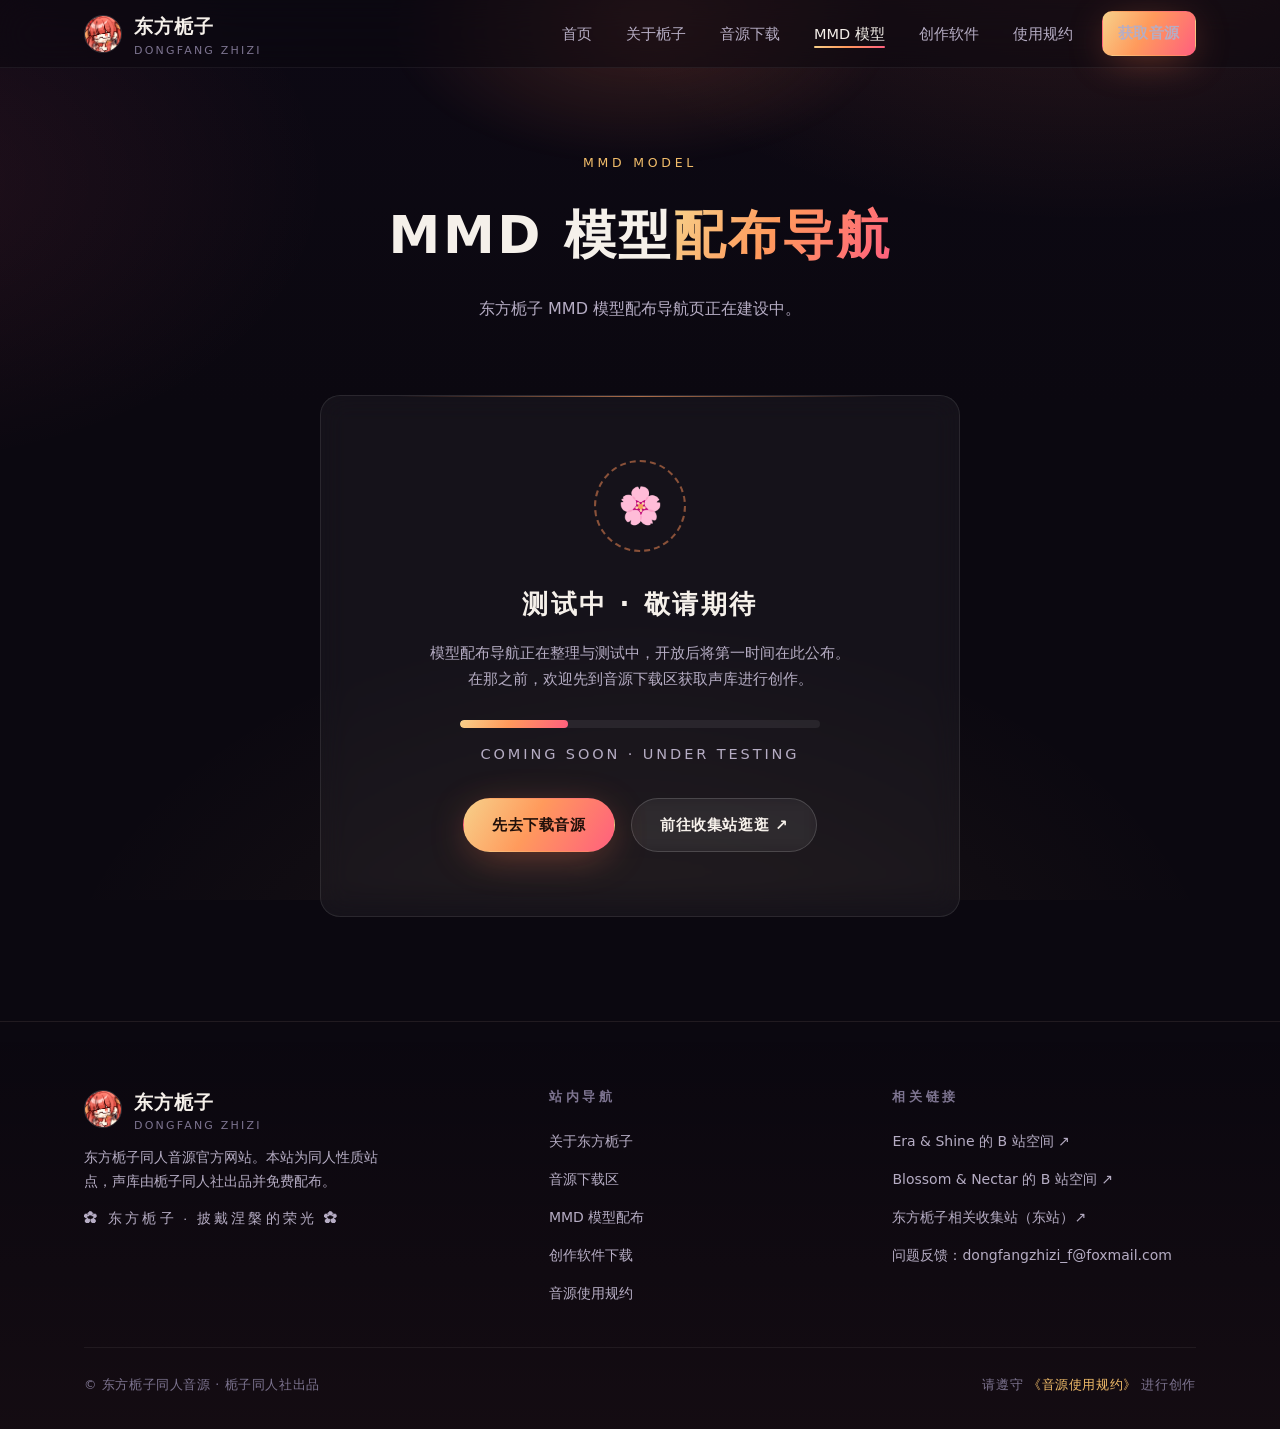
<file: mmd.html>
<!DOCTYPE html>
<html lang="zh-CN">
<head>
  <meta charset="UTF-8">
  <meta name="viewport" content="width=device-width, initial-scale=1.0">
  <title>MMD 模型配布导航 · 东方栀子同人音源</title>
  <meta name="description" content="东方栀子 MMD 模型配布导航 —— 敬请期待。">
  <link rel="icon" href="data:image/svg+xml,%3Csvg xmlns='http://www.w3.org/2000/svg' viewBox='0 0 64 64'%3E%3Cdefs%3E%3ClinearGradient id='g' x1='0' y1='0' x2='1' y2='1'%3E%3Cstop offset='0' stop-color='%23f7d08a'/%3E%3Cstop offset='1' stop-color='%23ff5f7e'/%3E%3C/linearGradient%3E%3C/defs%3E%3Crect width='64' height='64' rx='14' fill='%23130d1c'/%3E%3Cg fill='url(%23g)'%3E%3Cellipse cx='32' cy='17' rx='7' ry='12'/%3E%3Cellipse cx='32' cy='17' rx='7' ry='12' transform='rotate(72 32 32)'/%3E%3Cellipse cx='32' cy='17' rx='7' ry='12' transform='rotate(144 32 32)'/%3E%3Cellipse cx='32' cy='17' rx='7' ry='12' transform='rotate(216 32 32)'/%3E%3Cellipse cx='32' cy='17' rx='7' ry='12' transform='rotate(288 32 32)'/%3E%3C/g%3E%3Ccircle cx='32' cy='32' r='5.5' fill='%23fff2df'/%3E%3C/svg%3E">
  <link rel="stylesheet" href="assets/css/style.css">
</head>
<body>

  <header class="nav">
    <div class="nav-inner">
      <a class="brand" href="index.html">
        <img src="assets/img/logo.png" alt="东方栀子">
        <span>东方栀子<span class="brand-sub">DONGFANG ZHIZI</span></span>
      </a>
      <button class="nav-toggle" aria-label="打开菜单" aria-expanded="false">
        <span></span><span></span><span></span>
      </button>
      <ul class="nav-links">
        <li><a href="index.html">首页</a></li>
        <li><a href="about.html">关于栀子</a></li>
        <li><a href="download.html">音源下载</a></li>
        <li><a href="mmd.html" class="active">MMD 模型</a></li>
        <li><a href="tools.html">创作软件</a></li>
        <li><a href="rules.html">使用规约</a></li>
        <li class="nav-cta"><a class="btn btn-primary btn-sm" href="download.html">获取音源</a></li>
      </ul>
    </div>
  </header>

  <section class="page-hero">
    <div class="container">
      <p class="page-crumb">MMD MODEL</p>
      <h1 class="page-title">MMD 模型<span class="grad-text">配布导航</span></h1>
      <p class="page-sub">东方栀子 MMD 模型配布导航页正在建设中。</p>
    </div>
  </section>

  <section class="section-sm" style="padding-top:8px;">
    <div class="container">
      <div class="card card-top-glow wip-card reveal">
        <div class="wip-ring">🌸</div>
        <h2>测试中 · 敬请期待</h2>
        <p>模型配布导航正在整理与测试中，开放后将第一时间在此公布。<br>在那之前，欢迎先到音源下载区获取声库进行创作。</p>
        <div class="progress-track"><div class="progress-fill"></div></div>
        <p class="wip-hint">COMING SOON · UNDER TESTING</p>
        <div class="cta-actions" style="margin-top:30px;">
          <a class="btn btn-primary" href="download.html">先去下载音源</a>
          <a class="btn btn-ghost" href="https://space.bilibili.com/356626629" target="_blank" rel="noopener">前往收集站逛逛 ↗</a>
        </div>
      </div>
    </div>
  </section>

  <footer class="footer">
    <div class="container">
      <div class="footer-grid">
        <div class="footer-brand">
          <a class="brand" href="index.html">
            <img src="assets/img/logo.png" alt="东方栀子">
            <span>东方栀子<span class="brand-sub">DONGFANG ZHIZI</span></span>
          </a>
          <p>东方栀子同人音源官方网站。本站为同人性质站点，声库由栀子同人社出品并免费配布。</p>
          <p class="footer-slogan">✿ 东方栀子 · 披戴涅槃的荣光 ✿</p>
        </div>
        <div>
          <h5>站内导航</h5>
          <ul class="footer-links">
            <li><a href="about.html">关于东方栀子</a></li>
            <li><a href="download.html">音源下载区</a></li>
            <li><a href="mmd.html">MMD 模型配布</a></li>
            <li><a href="tools.html">创作软件下载</a></li>
            <li><a href="rules.html">音源使用规约</a></li>
          </ul>
        </div>
        <div>
          <h5>相关链接</h5>
          <ul class="footer-links">
            <li><a href="https://space.bilibili.com/62351857" target="_blank" rel="noopener">Era &amp; Shine 的 B 站空间 ↗</a></li>
            <li><a href="https://space.bilibili.com/3493088064440814" target="_blank" rel="noopener">Blossom &amp; Nectar 的 B 站空间 ↗</a></li>
            <li><a href="https://space.bilibili.com/356626629" target="_blank" rel="noopener">东方栀子相关收集站（东站）↗</a></li>
            <li><a href="mailto:dongfangzhizi_f@foxmail.com">问题反馈：dongfangzhizi_f@foxmail.com</a></li>
          </ul>
        </div>
      </div>
      <div class="footer-bottom">
        <span>© 东方栀子同人音源 · 栀子同人社出品</span>
        <span>请遵守 <a href="rules.html" style="color:var(--gold);">《音源使用规约》</a> 进行创作</span>
      </div>
    </div>
  </footer>

  <script src="assets/js/main.js"></script>
</body>
</html>
</file>
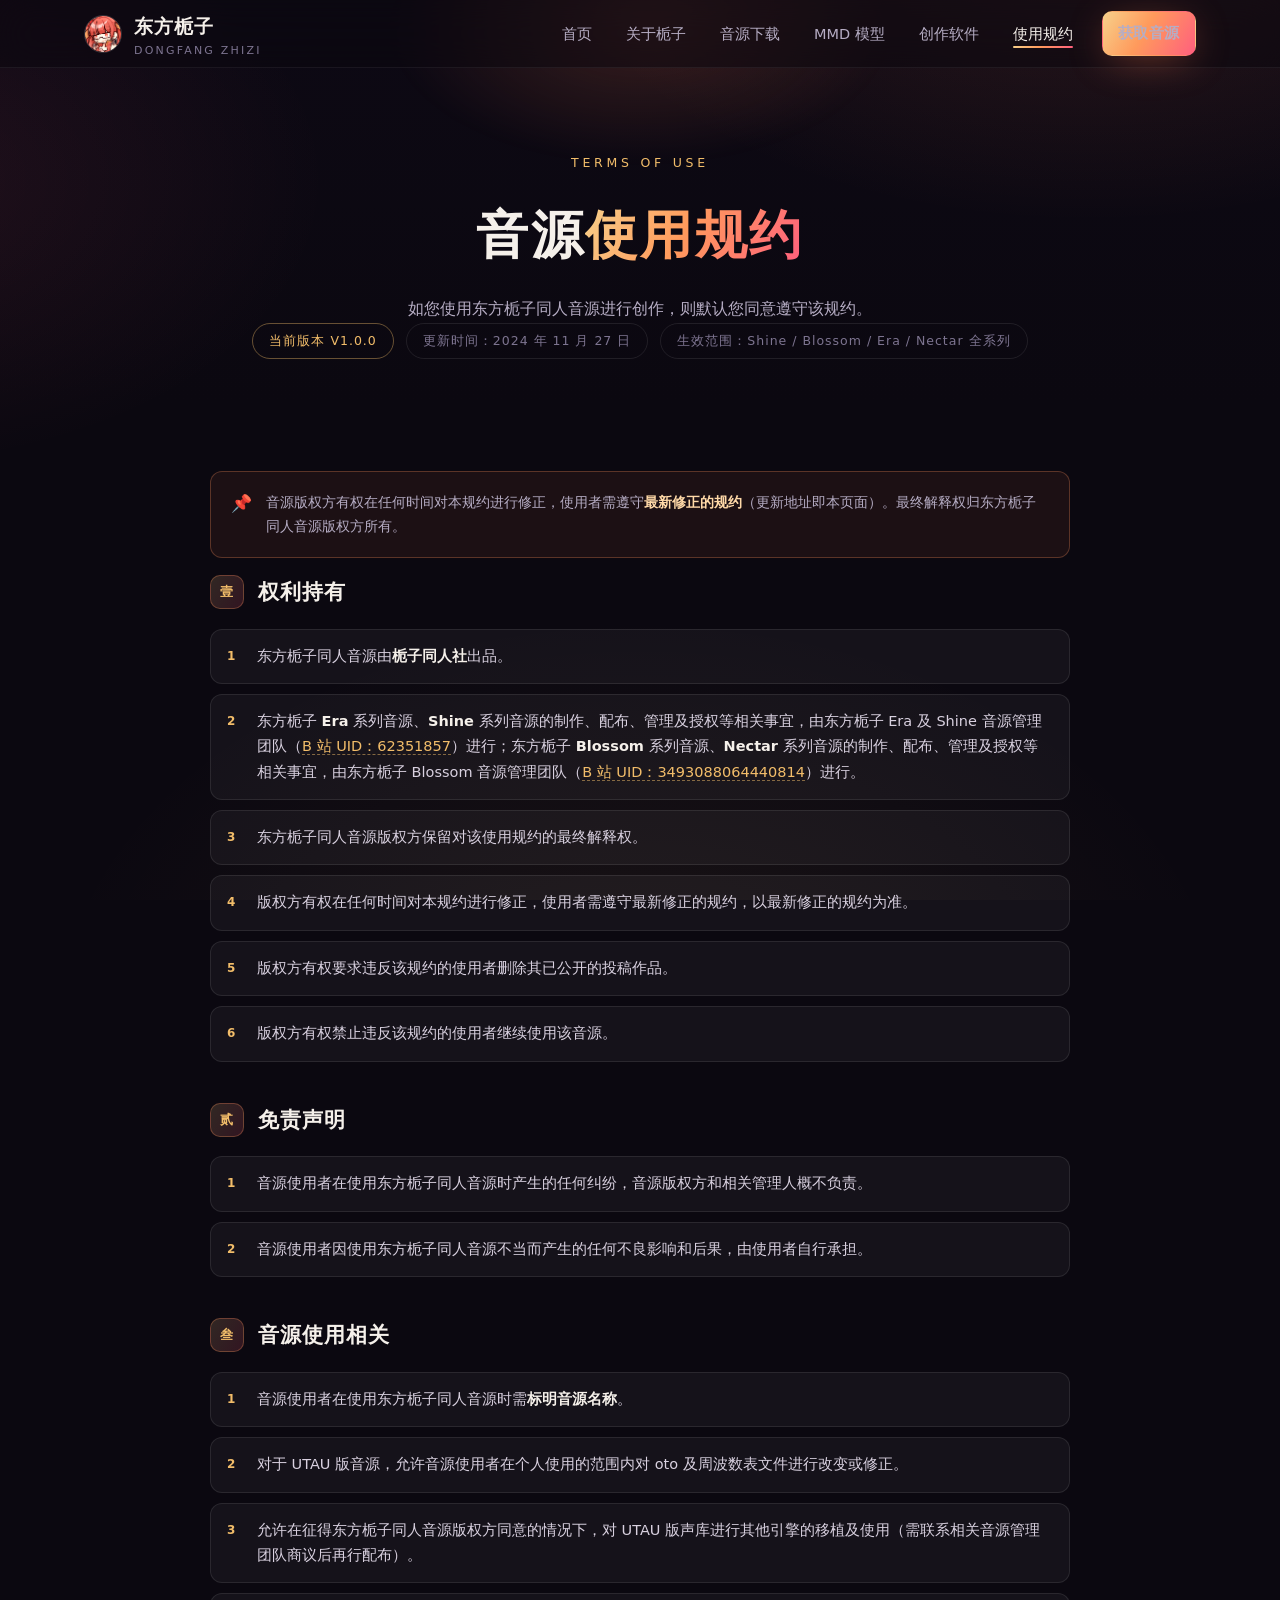
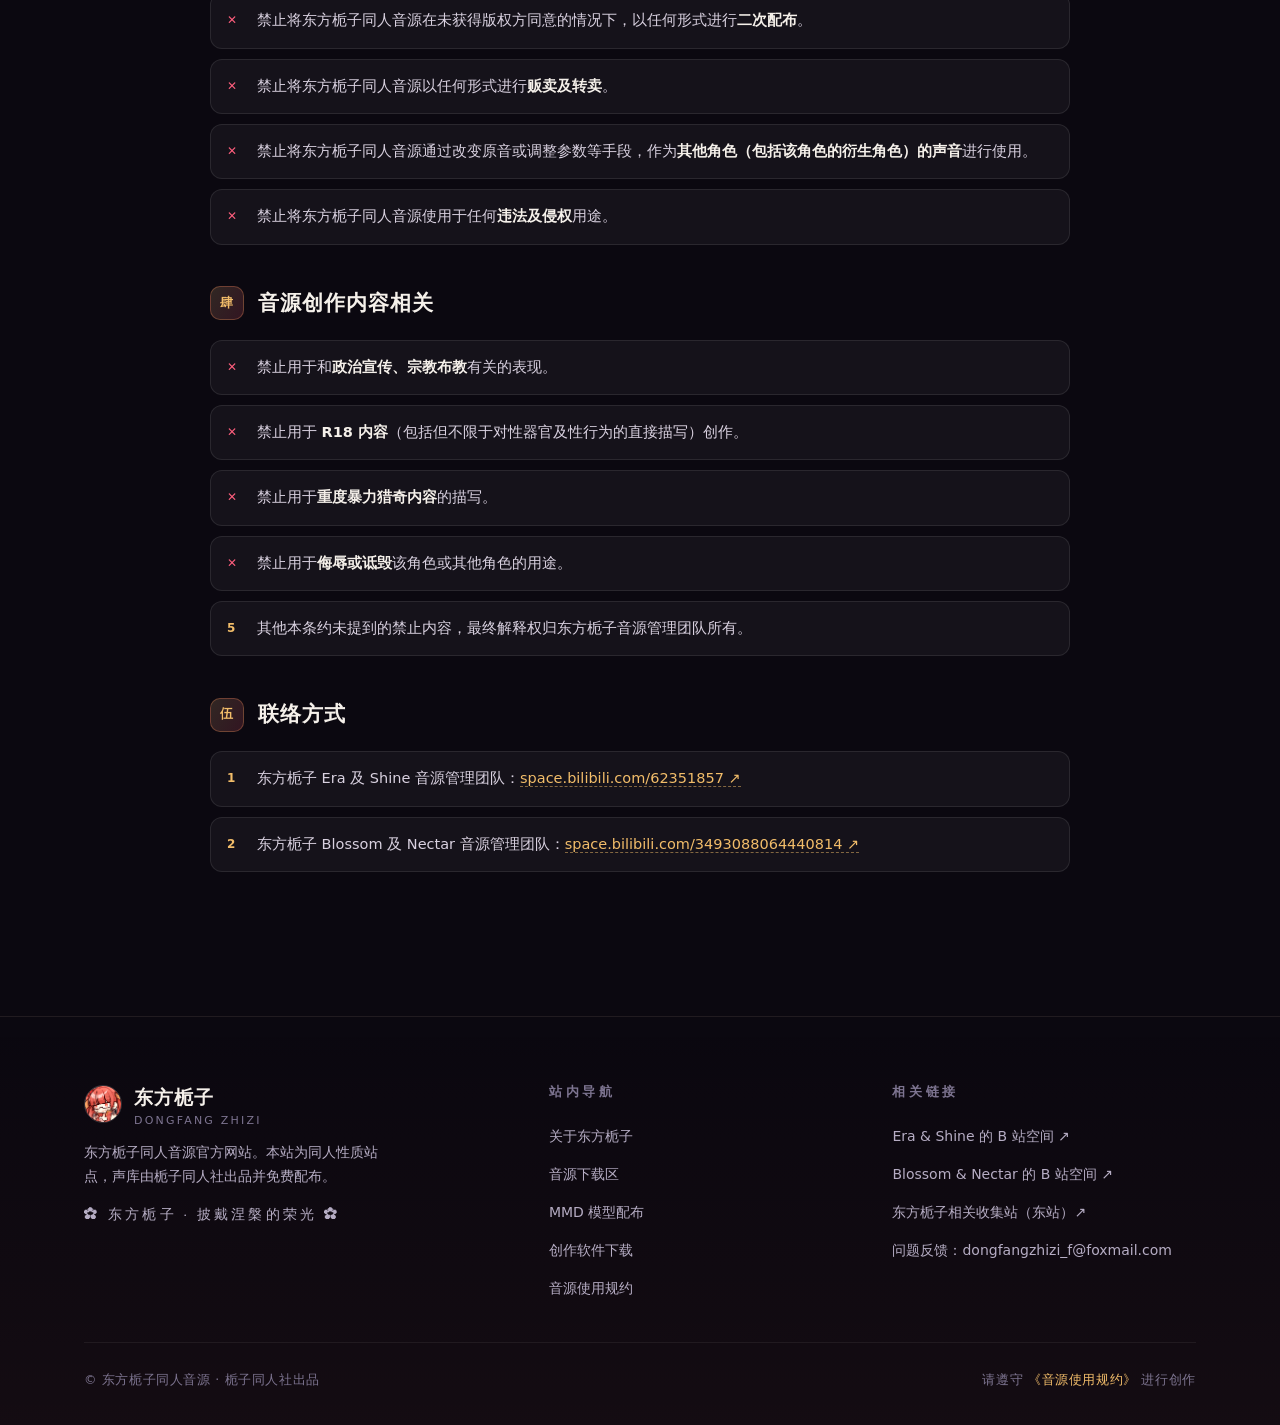
<file: rules.html>
<!DOCTYPE html>
<html lang="zh-CN">
<head>
  <meta charset="UTF-8">
  <meta name="viewport" content="width=device-width, initial-scale=1.0">
  <title>音源使用规约 · 东方栀子同人音源</title>
  <meta name="description" content="东方栀子音源使用规约 V1.0.0 —— 权利持有、免责声明、音源使用相关、创作内容相关与联络方式。">
  <link rel="icon" href="data:image/svg+xml,%3Csvg xmlns='http://www.w3.org/2000/svg' viewBox='0 0 64 64'%3E%3Cdefs%3E%3ClinearGradient id='g' x1='0' y1='0' x2='1' y2='1'%3E%3Cstop offset='0' stop-color='%23f7d08a'/%3E%3Cstop offset='1' stop-color='%23ff5f7e'/%3E%3C/linearGradient%3E%3C/defs%3E%3Crect width='64' height='64' rx='14' fill='%23130d1c'/%3E%3Cg fill='url(%23g)'%3E%3Cellipse cx='32' cy='17' rx='7' ry='12'/%3E%3Cellipse cx='32' cy='17' rx='7' ry='12' transform='rotate(72 32 32)'/%3E%3Cellipse cx='32' cy='17' rx='7' ry='12' transform='rotate(144 32 32)'/%3E%3Cellipse cx='32' cy='17' rx='7' ry='12' transform='rotate(216 32 32)'/%3E%3Cellipse cx='32' cy='17' rx='7' ry='12' transform='rotate(288 32 32)'/%3E%3C/g%3E%3Ccircle cx='32' cy='32' r='5.5' fill='%23fff2df'/%3E%3C/svg%3E">
  <link rel="stylesheet" href="assets/css/style.css">
</head>
<body>

  <header class="nav">
    <div class="nav-inner">
      <a class="brand" href="index.html">
        <img src="assets/img/logo.png" alt="东方栀子">
        <span>东方栀子<span class="brand-sub">DONGFANG ZHIZI</span></span>
      </a>
      <button class="nav-toggle" aria-label="打开菜单" aria-expanded="false">
        <span></span><span></span><span></span>
      </button>
      <ul class="nav-links">
        <li><a href="index.html">首页</a></li>
        <li><a href="about.html">关于栀子</a></li>
        <li><a href="download.html">音源下载</a></li>
        <li><a href="mmd.html">MMD 模型</a></li>
        <li><a href="tools.html">创作软件</a></li>
        <li><a href="rules.html" class="active">使用规约</a></li>
        <li class="nav-cta"><a class="btn btn-primary btn-sm" href="download.html">获取音源</a></li>
      </ul>
    </div>
  </header>

  <section class="page-hero">
    <div class="container">
      <p class="page-crumb">TERMS OF USE</p>
      <h1 class="page-title">音源<span class="grad-text">使用规约</span></h1>
      <p class="page-sub">如您使用东方栀子同人音源进行创作，则默认您同意遵守该规约。</p>
      <div class="rules-meta">
        <span class="tag gold">当前版本 V1.0.0</span>
        <span class="tag">更新时间：2024 年 11 月 27 日</span>
        <span class="tag">生效范围：Shine / Blossom / Era / Nectar 全系列</span>
      </div>
    </div>
  </section>

  <section class="section-sm" style="padding-top:8px;">
    <div class="container">
      <div class="rules-wrap">

        <div class="callout reveal">
          <span class="c-ico">📌</span>
          <div>音源版权方有权在任何时间对本规约进行修正，使用者需遵守<strong>最新修正的规约</strong>（更新地址即本页面）。最终解释权归东方栀子同人音源版权方所有。</div>
        </div>

        <div class="rules-sec reveal">
          <h2><span class="num">壹</span>权利持有</h2>
          <ol>
            <li>东方栀子同人音源由<b>栀子同人社</b>出品。</li>
            <li>东方栀子 <b>Era</b> 系列音源、<b>Shine</b> 系列音源的制作、配布、管理及授权等相关事宜，由东方栀子 Era 及 Shine 音源管理团队（<a href="https://space.bilibili.com/62351857" target="_blank" rel="noopener">B 站 UID：62351857</a>）进行；东方栀子 <b>Blossom</b> 系列音源、<b>Nectar</b> 系列音源的制作、配布、管理及授权等相关事宜，由东方栀子 Blossom 音源管理团队（<a href="https://space.bilibili.com/3493088064440814" target="_blank" rel="noopener">B 站 UID：3493088064440814</a>）进行。</li>
            <li>东方栀子同人音源版权方保留对该使用规约的最终解释权。</li>
            <li>版权方有权在任何时间对本规约进行修正，使用者需遵守最新修正的规约，以最新修正的规约为准。</li>
            <li>版权方有权要求违反该规约的使用者删除其已公开的投稿作品。</li>
            <li>版权方有权禁止违反该规约的使用者继续使用该音源。</li>
          </ol>
        </div>

        <div class="rules-sec reveal">
          <h2><span class="num">贰</span>免责声明</h2>
          <ol>
            <li>音源使用者在使用东方栀子同人音源时产生的任何纠纷，音源版权方和相关管理人概不负责。</li>
            <li>音源使用者因使用东方栀子同人音源不当而产生的任何不良影响和后果，由使用者自行承担。</li>
          </ol>
        </div>

        <div class="rules-sec reveal">
          <h2><span class="num">叁</span>音源使用相关</h2>
          <ol>
            <li>音源使用者在使用东方栀子同人音源时需<b>标明音源名称</b>。</li>
            <li>对于 UTAU 版音源，允许音源使用者在个人使用的范围内对 oto 及周波数表文件进行改变或修正。</li>
            <li>允许在征得东方栀子同人音源版权方同意的情况下，对 UTAU 版声库进行其他引擎的移植及使用（需联系相关音源管理团队商议后再行配布）。</li>
            <li class="no">禁止将东方栀子同人音源在未获得版权方同意的情况下，以任何形式进行<b>二次配布</b>。</li>
            <li class="no">禁止将东方栀子同人音源以任何形式进行<b>贩卖及转卖</b>。</li>
            <li class="no">禁止将东方栀子同人音源通过改变原音或调整参数等手段，作为<b>其他角色（包括该角色的衍生角色）的声音</b>进行使用。</li>
            <li class="no">禁止将东方栀子同人音源使用于任何<b>违法及侵权</b>用途。</li>
          </ol>
        </div>

        <div class="rules-sec reveal">
          <h2><span class="num">肆</span>音源创作内容相关</h2>
          <ol>
            <li class="no">禁止用于和<b>政治宣传、宗教布教</b>有关的表现。</li>
            <li class="no">禁止用于 <b>R18 内容</b>（包括但不限于对性器官及性行为的直接描写）创作。</li>
            <li class="no">禁止用于<b>重度暴力猎奇内容</b>的描写。</li>
            <li class="no">禁止用于<b>侮辱或诋毁</b>该角色或其他角色的用途。</li>
            <li>其他本条约未提到的禁止内容，最终解释权归东方栀子音源管理团队所有。</li>
          </ol>
        </div>

        <div class="rules-sec reveal">
          <h2><span class="num">伍</span>联络方式</h2>
          <ol>
            <li>东方栀子 Era 及 Shine 音源管理团队：<a href="https://space.bilibili.com/62351857" target="_blank" rel="noopener">space.bilibili.com/62351857 ↗</a></li>
            <li>东方栀子 Blossom 及 Nectar 音源管理团队：<a href="https://space.bilibili.com/3493088064440814" target="_blank" rel="noopener">space.bilibili.com/3493088064440814 ↗</a></li>
          </ol>
        </div>

      </div>
    </div>
  </section>

  <footer class="footer">
    <div class="container">
      <div class="footer-grid">
        <div class="footer-brand">
          <a class="brand" href="index.html">
            <img src="assets/img/logo.png" alt="东方栀子">
            <span>东方栀子<span class="brand-sub">DONGFANG ZHIZI</span></span>
          </a>
          <p>东方栀子同人音源官方网站。本站为同人性质站点，声库由栀子同人社出品并免费配布。</p>
          <p class="footer-slogan">✿ 东方栀子 · 披戴涅槃的荣光 ✿</p>
        </div>
        <div>
          <h5>站内导航</h5>
          <ul class="footer-links">
            <li><a href="about.html">关于东方栀子</a></li>
            <li><a href="download.html">音源下载区</a></li>
            <li><a href="mmd.html">MMD 模型配布</a></li>
            <li><a href="tools.html">创作软件下载</a></li>
            <li><a href="rules.html">音源使用规约</a></li>
          </ul>
        </div>
        <div>
          <h5>相关链接</h5>
          <ul class="footer-links">
            <li><a href="https://space.bilibili.com/62351857" target="_blank" rel="noopener">Era &amp; Shine 的 B 站空间 ↗</a></li>
            <li><a href="https://space.bilibili.com/3493088064440814" target="_blank" rel="noopener">Blossom &amp; Nectar 的 B 站空间 ↗</a></li>
            <li><a href="https://space.bilibili.com/356626629" target="_blank" rel="noopener">东方栀子相关收集站（东站）↗</a></li>
            <li><a href="mailto:dongfangzhizi_f@foxmail.com">问题反馈：dongfangzhizi_f@foxmail.com</a></li>
          </ul>
        </div>
      </div>
      <div class="footer-bottom">
        <span>© 东方栀子同人音源 · 栀子同人社出品</span>
        <span>请遵守 <a href="rules.html" style="color:var(--gold);">《音源使用规约》</a> 进行创作</span>
      </div>
    </div>
  </footer>

  <script src="assets/js/main.js"></script>
</body>
</html>
</file>
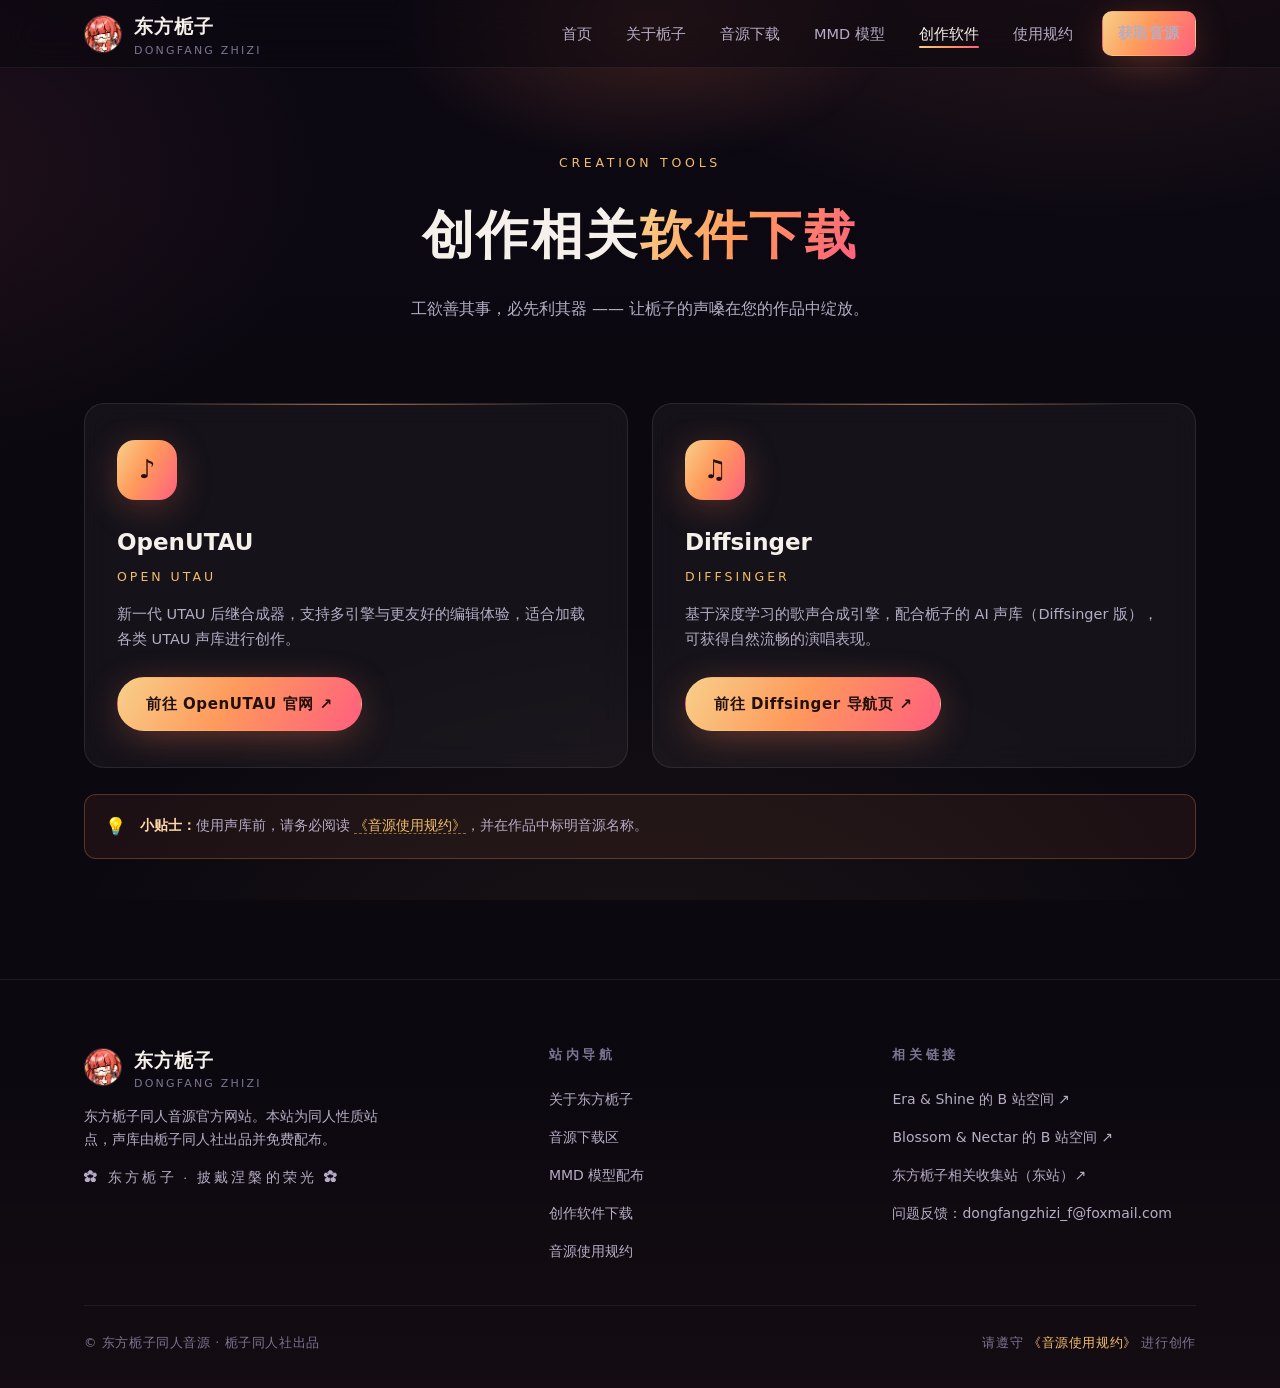
<file: tools.html>
<!DOCTYPE html>
<html lang="zh-CN">
<head>
  <meta charset="UTF-8">
  <meta name="viewport" content="width=device-width, initial-scale=1.0">
  <title>创作软件下载 · 东方栀子同人音源</title>
  <meta name="description" content="创作相关软件下载 —— OpenUTAU 与 Diffsinger 官方入口。">
  <link rel="icon" href="data:image/svg+xml,%3Csvg xmlns='http://www.w3.org/2000/svg' viewBox='0 0 64 64'%3E%3Cdefs%3E%3ClinearGradient id='g' x1='0' y1='0' x2='1' y2='1'%3E%3Cstop offset='0' stop-color='%23f7d08a'/%3E%3Cstop offset='1' stop-color='%23ff5f7e'/%3E%3C/linearGradient%3E%3C/defs%3E%3Crect width='64' height='64' rx='14' fill='%23130d1c'/%3E%3Cg fill='url(%23g)'%3E%3Cellipse cx='32' cy='17' rx='7' ry='12'/%3E%3Cellipse cx='32' cy='17' rx='7' ry='12' transform='rotate(72 32 32)'/%3E%3Cellipse cx='32' cy='17' rx='7' ry='12' transform='rotate(144 32 32)'/%3E%3Cellipse cx='32' cy='17' rx='7' ry='12' transform='rotate(216 32 32)'/%3E%3Cellipse cx='32' cy='17' rx='7' ry='12' transform='rotate(288 32 32)'/%3E%3C/g%3E%3Ccircle cx='32' cy='32' r='5.5' fill='%23fff2df'/%3E%3C/svg%3E">
  <link rel="stylesheet" href="assets/css/style.css">
</head>
<body>

  <header class="nav">
    <div class="nav-inner">
      <a class="brand" href="index.html">
        <img src="assets/img/logo.png" alt="东方栀子">
        <span>东方栀子<span class="brand-sub">DONGFANG ZHIZI</span></span>
      </a>
      <button class="nav-toggle" aria-label="打开菜单" aria-expanded="false">
        <span></span><span></span><span></span>
      </button>
      <ul class="nav-links">
        <li><a href="index.html">首页</a></li>
        <li><a href="about.html">关于栀子</a></li>
        <li><a href="download.html">音源下载</a></li>
        <li><a href="mmd.html">MMD 模型</a></li>
        <li><a href="tools.html" class="active">创作软件</a></li>
        <li><a href="rules.html">使用规约</a></li>
        <li class="nav-cta"><a class="btn btn-primary btn-sm" href="download.html">获取音源</a></li>
      </ul>
    </div>
  </header>

  <section class="page-hero">
    <div class="container">
      <p class="page-crumb">CREATION TOOLS</p>
      <h1 class="page-title">创作相关<span class="grad-text">软件下载</span></h1>
      <p class="page-sub">工欲善其事，必先利其器 —— 让栀子的声嗓在您的作品中绽放。</p>
    </div>
  </section>

  <section class="section-sm" style="padding-top:16px;">
    <div class="container">
      <div class="tool-grid">
        <div class="card card-top-glow tool-card reveal">
          <div class="tool-ico">♪</div>
          <h3>OpenUTAU</h3>
          <p class="tool-en">OPEN UTAU</p>
          <p>新一代 UTAU 后继合成器，支持多引擎与更友好的编辑体验，适合加载各类 UTAU 声库进行创作。</p>
          <a class="btn btn-primary" href="https://www.openutau.com/" target="_blank" rel="noopener">前往 OpenUTAU 官网 ↗</a>
        </div>
        <div class="card card-top-glow tool-card reveal d1">
          <div class="tool-ico">♫</div>
          <h3>Diffsinger</h3>
          <p class="tool-en">DIFFSINGER</p>
          <p>基于深度学习的歌声合成引擎，配合栀子的 AI 声库（Diffsinger 版），可获得自然流畅的演唱表现。</p>
          <a class="btn btn-primary" href="https://diffsinger.com/" target="_blank" rel="noopener">前往 Diffsinger 导航页 ↗</a>
        </div>
      </div>

      <div class="callout reveal" style="margin-top:26px;">
        <span class="c-ico">💡</span>
        <div><strong>小贴士：</strong>使用声库前，请务必阅读 <a href="rules.html" style="color:var(--gold);border-bottom:1px dashed rgba(242,189,106,.5);">《音源使用规约》</a>，并在作品中标明音源名称。</div>
      </div>
    </div>
  </section>

  <footer class="footer">
    <div class="container">
      <div class="footer-grid">
        <div class="footer-brand">
          <a class="brand" href="index.html">
            <img src="assets/img/logo.png" alt="东方栀子">
            <span>东方栀子<span class="brand-sub">DONGFANG ZHIZI</span></span>
          </a>
          <p>东方栀子同人音源官方网站。本站为同人性质站点，声库由栀子同人社出品并免费配布。</p>
          <p class="footer-slogan">✿ 东方栀子 · 披戴涅槃的荣光 ✿</p>
        </div>
        <div>
          <h5>站内导航</h5>
          <ul class="footer-links">
            <li><a href="about.html">关于东方栀子</a></li>
            <li><a href="download.html">音源下载区</a></li>
            <li><a href="mmd.html">MMD 模型配布</a></li>
            <li><a href="tools.html">创作软件下载</a></li>
            <li><a href="rules.html">音源使用规约</a></li>
          </ul>
        </div>
        <div>
          <h5>相关链接</h5>
          <ul class="footer-links">
            <li><a href="https://space.bilibili.com/62351857" target="_blank" rel="noopener">Era &amp; Shine 的 B 站空间 ↗</a></li>
            <li><a href="https://space.bilibili.com/3493088064440814" target="_blank" rel="noopener">Blossom &amp; Nectar 的 B 站空间 ↗</a></li>
            <li><a href="https://space.bilibili.com/356626629" target="_blank" rel="noopener">东方栀子相关收集站（东站）↗</a></li>
            <li><a href="mailto:dongfangzhizi_f@foxmail.com">问题反馈：dongfangzhizi_f@foxmail.com</a></li>
          </ul>
        </div>
      </div>
      <div class="footer-bottom">
        <span>© 东方栀子同人音源 · 栀子同人社出品</span>
        <span>请遵守 <a href="rules.html" style="color:var(--gold);">《音源使用规约》</a> 进行创作</span>
      </div>
    </div>
  </footer>

  <script src="assets/js/main.js"></script>
</body>
</html>
</file>
<file: assets/css/style.css>
/* ============================================================
   东方栀子同人音源 · 现代化重构
   主题：涅槃荣光 —— 暗夜底色 + 熔金火羽 + 栀子素白
   ============================================================ */

:root {
  --bg: #0b0810;
  --bg-soft: #120e1a;
  --bg-card: rgba(255, 255, 255, 0.045);
  --bg-card-hover: rgba(255, 255, 255, 0.075);
  --border: rgba(255, 255, 255, 0.09);
  --border-strong: rgba(255, 255, 255, 0.16);

  --text: #f5f0ea;
  --text-dim: #b6adc4;
  --text-faint: #7d7490;

  --gold: #f2bd6a;
  --flame: #ff7d52;
  --rose: #ff5f7e;
  --leaf: #93d9a4;

  --grad-fire: linear-gradient(120deg, #f7d08a 0%, #ff9a5c 45%, #ff5f7e 100%);
  --grad-fire-soft: linear-gradient(120deg, rgba(247, 208, 138, 0.16), rgba(255, 95, 126, 0.16));
  --glow-fire: 0 8px 40px -8px rgba(255, 125, 82, 0.45);

  --radius: 20px;
  --radius-sm: 12px;
  --container: 1160px;
  --nav-h: 68px;

  --font-sans: "PingFang SC", "HarmonyOS Sans SC", "Microsoft YaHei", "Segoe UI", system-ui, sans-serif;
  --font-serif: "Noto Serif SC", "Source Han Serif SC", "STZhongsong", "SimSun", serif;
}

* { margin: 0; padding: 0; box-sizing: border-box; }

html { scroll-behavior: smooth; }

body {
  font-family: var(--font-sans);
  background: var(--bg);
  color: var(--text);
  line-height: 1.75;
  overflow-x: hidden;
  -webkit-font-smoothing: antialiased;
}

/* 整站氛围底色：顶部火晕 + 深紫夜幕 */
body::before {
  content: "";
  position: fixed;
  inset: 0;
  z-index: -2;
  background:
    radial-gradient(900px 520px at 85% -10%, rgba(255, 125, 82, 0.14), transparent 60%),
    radial-gradient(760px 480px at -10% 20%, rgba(255, 95, 126, 0.09), transparent 60%),
    radial-gradient(1000px 700px at 50% 115%, rgba(242, 189, 106, 0.07), transparent 60%),
    linear-gradient(180deg, #0d0914 0%, var(--bg) 45%);
}

::selection { background: rgba(255, 125, 82, 0.4); color: #fff; }

::-webkit-scrollbar { width: 10px; }
::-webkit-scrollbar-track { background: var(--bg); }
::-webkit-scrollbar-thumb { background: #2c2338; border-radius: 8px; }
::-webkit-scrollbar-thumb:hover { background: #3d3050; }

a { color: inherit; text-decoration: none; }
img { max-width: 100%; display: block; }

/* ---------- 布局工具 ---------- */
.container { max-width: var(--container); margin: 0 auto; padding: 0 24px; }

.section { padding: 96px 0; }
.section-sm { padding: 64px 0; }

.sec-head { margin-bottom: 48px; }
.sec-head.center { text-align: center; }
.sec-eyebrow {
  display: inline-flex; align-items: center; gap: 8px;
  font-size: 13px; letter-spacing: 0.35em; color: var(--gold);
  text-transform: uppercase; margin-bottom: 14px;
}
.sec-eyebrow::before {
  content: ""; width: 26px; height: 1px;
  background: var(--grad-fire); border-radius: 2px;
}
.sec-title {
  font-size: clamp(28px, 4vw, 42px);
  font-weight: 800; line-height: 1.25; letter-spacing: 0.02em;
}
.sec-sub { color: var(--text-dim); margin-top: 12px; max-width: 640px; }
.sec-head.center .sec-sub { margin-inline: auto; }

.grad-text {
  background: var(--grad-fire);
  -webkit-background-clip: text; background-clip: text;
  -webkit-text-fill-color: transparent; color: transparent;
}

.serif { font-family: var(--font-serif); }

/* ---------- 按钮 ---------- */
.btn {
  display: inline-flex; align-items: center; justify-content: center; gap: 8px;
  padding: 13px 28px; border-radius: 999px;
  font-size: 15px; font-weight: 600; letter-spacing: 0.04em;
  border: 1px solid transparent; cursor: pointer;
  transition: transform 0.25s ease, box-shadow 0.25s ease, background 0.25s ease, border-color 0.25s ease;
  white-space: nowrap;
}
.btn-primary {
  background: var(--grad-fire); color: #22100a;
  box-shadow: var(--glow-fire);
}
.btn-primary:hover { transform: translateY(-3px); box-shadow: 0 14px 48px -10px rgba(255, 125, 82, 0.6); }
.btn-ghost {
  background: rgba(255, 255, 255, 0.04);
  border-color: var(--border-strong); color: var(--text);
  backdrop-filter: blur(8px);
}
.btn-ghost:hover { transform: translateY(-3px); border-color: var(--gold); color: var(--gold); }
.btn-sm { padding: 9px 18px; font-size: 13.5px; }
.btn-block { width: 100%; }

/* ---------- 导航 ---------- */
.nav {
  position: fixed; top: 0; left: 0; right: 0; z-index: 100;
  height: var(--nav-h);
  background: rgba(11, 8, 16, 0.55);
  backdrop-filter: blur(18px); -webkit-backdrop-filter: blur(18px);
  border-bottom: 1px solid rgba(255, 255, 255, 0.06);
  transition: background 0.3s ease;
}
.nav.scrolled { background: rgba(11, 8, 16, 0.85); }
.nav-inner {
  max-width: var(--container); margin: 0 auto; height: 100%;
  padding: 0 24px;
  display: flex; align-items: center; justify-content: space-between; gap: 16px;
}
.brand { display: flex; align-items: center; gap: 12px; font-weight: 800; font-size: 19px; letter-spacing: 0.06em; }
.brand img { width: 38px; height: 38px; border-radius: 50%; object-fit: cover; border: 1px solid var(--border-strong); }
.brand .brand-sub { font-size: 11px; font-weight: 500; color: var(--text-faint); letter-spacing: 0.2em; display: block; line-height: 1.2; }

.nav-links { display: flex; align-items: center; gap: 4px; list-style: none; }
.nav-links a {
  position: relative; padding: 9px 15px; border-radius: 10px;
  font-size: 14.5px; color: var(--text-dim); transition: color 0.2s ease, background 0.2s ease;
}
.nav-links a:hover { color: var(--text); background: rgba(255, 255, 255, 0.05); }
.nav-links a.active { color: var(--text); }
.nav-links a.active::after {
  content: ""; position: absolute; left: 15px; right: 15px; bottom: 3px;
  height: 2px; border-radius: 2px; background: var(--grad-fire);
}
.nav-cta { margin-left: 10px; }

.nav-toggle {
  display: none; flex-direction: column; gap: 5px;
  background: none; border: 0; cursor: pointer; padding: 8px;
}
.nav-toggle span { width: 22px; height: 2px; background: var(--text); border-radius: 2px; transition: transform 0.3s ease, opacity 0.3s ease; }
.nav-toggle.open span:nth-child(1) { transform: translateY(7px) rotate(45deg); }
.nav-toggle.open span:nth-child(2) { opacity: 0; }
.nav-toggle.open span:nth-child(3) { transform: translateY(-7px) rotate(-45deg); }

/* ---------- 英雄区 ---------- */
.hero {
  position: relative; min-height: 100svh;
  display: flex; align-items: center;
  padding: calc(var(--nav-h) + 48px) 0 72px;
  isolation: isolate;
}
.hero-slides { position: absolute; inset: 0; z-index: -1; }
.hero-slide {
  position: absolute; inset: 0;
  background-size: cover; background-position: center top;
  opacity: 0; transform: scale(1.06);
  transition: opacity 1.4s ease, transform 7s linear;
}
.hero-slide.on { opacity: 1; transform: scale(1); }
.hero-veil {
  position: absolute; inset: 0; z-index: -1;
  background:
    linear-gradient(90deg, rgba(9, 6, 13, 0.92) 0%, rgba(9, 6, 13, 0.55) 52%, rgba(9, 6, 13, 0.3) 100%),
    linear-gradient(180deg, rgba(9, 6, 13, 0.35) 0%, transparent 30%, var(--bg) 96%);
}

.hero-inner { display: flex; align-items: center; gap: 48px; width: 100%; }
.hero-copy { max-width: 620px; }
.hero-badge {
  display: inline-flex; align-items: center; gap: 8px;
  padding: 7px 16px; border-radius: 999px;
  background: rgba(255, 125, 82, 0.12); border: 1px solid rgba(255, 145, 90, 0.35);
  color: var(--gold); font-size: 13px; letter-spacing: 0.18em; margin-bottom: 26px;
  backdrop-filter: blur(6px);
}
.hero-title {
  font-size: clamp(44px, 7.5vw, 86px);
  font-weight: 900; line-height: 1.12; letter-spacing: 0.04em;
  text-shadow: 0 6px 40px rgba(0, 0, 0, 0.55);
}
.hero-tagline {
  font-family: var(--font-serif);
  font-size: clamp(17px, 2.2vw, 22px);
  color: #f0e6da; margin-top: 22px; letter-spacing: 0.12em;
}
.hero-tagline .dot { color: var(--gold); margin: 0 6px; }
.hero-desc { color: var(--text-dim); margin-top: 18px; max-width: 480px; font-size: 15.5px; }
.hero-actions { display: flex; flex-wrap: wrap; gap: 16px; margin-top: 38px; }

/* 轮播控制 */
.hero-dots {
  position: absolute; left: 50%; bottom: 34px; transform: translateX(-50%);
  display: flex; gap: 10px; z-index: 5;
}
.hero-dots button {
  width: 30px; height: 4px; border-radius: 4px; border: 0; cursor: pointer;
  background: rgba(255, 255, 255, 0.22); transition: background 0.3s ease, width 0.3s ease;
}
.hero-dots button.on { background: var(--grad-fire); width: 44px; }
.hero-caption {
  position: absolute; right: 28px; bottom: 26px; z-index: 5;
  font-size: 12.5px; letter-spacing: 0.14em; color: rgba(255, 255, 255, 0.75);
  background: rgba(10, 7, 14, 0.5); border: 1px solid rgba(255, 255, 255, 0.14);
  padding: 7px 14px; border-radius: 999px; backdrop-filter: blur(8px);
}

/* 浮游花瓣装饰 */
.petal {
  position: absolute; z-index: 0; pointer-events: none;
  width: 14px; height: 14px; opacity: 0.55;
  background: radial-gradient(circle at 30% 30%, #fff6ec, #f3cfd4 60%, rgba(243, 207, 212, 0));
  border-radius: 50% 50% 50% 0;
  animation: petalFloat linear infinite;
}
@keyframes petalFloat {
  0% { transform: translate3d(0, -8vh, 0) rotate(0deg); opacity: 0; }
  8% { opacity: 0.55; }
  92% { opacity: 0.4; }
  100% { transform: translate3d(-12vw, 108vh, 0) rotate(560deg); opacity: 0; }
}

/* ---------- 卡片 ---------- */
.card {
  position: relative;
  background: var(--bg-card);
  border: 1px solid var(--border);
  border-radius: var(--radius);
  backdrop-filter: blur(14px); -webkit-backdrop-filter: blur(14px);
  transition: transform 0.3s ease, border-color 0.3s ease, background 0.3s ease, box-shadow 0.3s ease;
  overflow: hidden;
}
.card:hover {
  transform: translateY(-6px);
  background: var(--bg-card-hover);
  border-color: var(--border-strong);
  box-shadow: 0 24px 60px -24px rgba(0, 0, 0, 0.7), 0 0 0 1px rgba(255, 125, 82, 0.08);
}
.card-top-glow::before {
  content: ""; position: absolute; top: 0; left: 12%; right: 12%; height: 1px;
  background: linear-gradient(90deg, transparent, rgba(255, 160, 100, 0.65), transparent);
}

/* ---------- 角色卡 ---------- */
.char-grid {
  display: grid; gap: 22px;
  grid-template-columns: repeat(4, 1fr);
}
.char-card { text-align: center; padding: 0 0 26px; }
.char-portrait {
  position: relative; height: 320px; overflow: hidden;
  display: flex; align-items: flex-end; justify-content: center;
  background:
    radial-gradient(120% 90% at 50% 0%, rgba(255, 150, 100, 0.13), transparent 62%),
    linear-gradient(180deg, rgba(255, 255, 255, 0.03), transparent);
}
.char-portrait img {
  height: 100%; width: auto; object-fit: cover; object-position: top;
  filter: drop-shadow(0 18px 30px rgba(0, 0, 0, 0.45));
  transition: transform 0.45s ease;
}
.char-card:hover .char-portrait img { transform: scale(1.05) translateY(-4px); }
.char-portrait::after {
  content: ""; position: absolute; inset: auto 0 0 0; height: 90px;
  background: linear-gradient(180deg, transparent, rgba(13, 9, 20, 0.9));
}
.char-name {
  font-size: 21px; font-weight: 800; letter-spacing: 0.05em; margin-top: 18px;
}
.char-cv {
  display: inline-block; margin-top: 10px;
  font-size: 12.5px; color: var(--gold); letter-spacing: 0.12em;
  padding: 4px 14px; border-radius: 999px;
  border: 1px solid rgba(242, 189, 106, 0.35); background: rgba(242, 189, 106, 0.08);
}
.char-traits { margin-top: 12px; font-size: 12.5px; color: var(--text-faint); letter-spacing: 0.06em; }

/* ---------- 拜年纪回顾 ---------- */
.fes-scroll {
  display: grid; grid-auto-flow: column; grid-auto-columns: minmax(280px, 340px);
  gap: 20px; overflow-x: auto; padding: 6px 4px 22px;
  scroll-snap-type: x mandatory; scrollbar-width: thin;
}
.fes-card { scroll-snap-align: start; cursor: pointer; }
.fes-thumb {
  position: relative; aspect-ratio: 16 / 9; overflow: hidden;
}
.fes-thumb img { width: 100%; height: 100%; object-fit: cover; transition: transform 0.5s ease; }
.fes-card:hover .fes-thumb img { transform: scale(1.06); }
.fes-thumb::after {
  content: ""; position: absolute; inset: 0;
  background: linear-gradient(180deg, transparent 55%, rgba(10, 7, 14, 0.75));
}
.fes-year {
  position: absolute; left: 14px; top: 14px; z-index: 2;
  font-weight: 800; font-size: 13px; letter-spacing: 0.14em;
  padding: 5px 12px; border-radius: 999px;
  background: rgba(10, 7, 14, 0.6); border: 1px solid rgba(255, 255, 255, 0.2);
  color: #ffd9a8; backdrop-filter: blur(6px);
}
.fes-play {
  position: absolute; left: 50%; top: 50%; transform: translate(-50%, -50%) scale(0.85);
  width: 52px; height: 52px; border-radius: 50%; z-index: 2;
  background: rgba(10, 7, 14, 0.55); border: 1px solid rgba(255, 255, 255, 0.35);
  backdrop-filter: blur(6px);
  display: flex; align-items: center; justify-content: center;
  opacity: 0; transition: opacity 0.3s ease, transform 0.3s ease;
}
.fes-card:hover .fes-play { opacity: 1; transform: translate(-50%, -50%) scale(1); }
.fes-play svg { margin-left: 3px; }
.fes-body { padding: 16px 18px 20px; display: flex; align-items: center; justify-content: space-between; gap: 10px; }
.fes-title { font-weight: 700; font-size: 15.5px; }
.fes-go { color: var(--gold); font-size: 13px; white-space: nowrap; }

/* ---------- 诗意区 ---------- */
.poem {
  position: relative; text-align: center; padding: 30px 20px;
}
.poem-line {
  font-family: var(--font-serif);
  font-size: clamp(20px, 3vw, 30px);
  letter-spacing: 0.2em; line-height: 2.2; color: #f2e9de;
}
.poem-line em { font-style: normal; color: var(--gold); }
.poem-quote { font-size: clamp(15px, 2vw, 19px); color: var(--text-dim); margin-top: 18px; letter-spacing: 0.3em; }

/* ---------- FAQ ---------- */
.faq-list { max-width: 780px; margin: 0 auto; display: grid; gap: 14px; }
.faq { padding: 0; }
.faq summary {
  list-style: none; cursor: pointer;
  display: flex; align-items: center; justify-content: space-between; gap: 14px;
  padding: 20px 24px; font-weight: 700; font-size: 15.5px;
}
.faq summary::-webkit-details-marker { display: none; }
.faq summary .faq-icon {
  flex: none; width: 26px; height: 26px; border-radius: 50%;
  display: flex; align-items: center; justify-content: center;
  border: 1px solid var(--border-strong); color: var(--gold);
  font-size: 16px; transition: transform 0.3s ease;
}
.faq[open] summary .faq-icon { transform: rotate(45deg); background: rgba(255, 125, 82, 0.15); }
.faq-body { padding: 0 24px 22px; color: var(--text-dim); font-size: 14.5px; }
.faq-body a { color: var(--gold); border-bottom: 1px dashed rgba(242, 189, 106, 0.5); }
.faq-body code {
  font-family: Consolas, monospace; font-size: 13px; color: #ffd9a8;
  background: rgba(255, 125, 82, 0.12); border: 1px solid rgba(255, 145, 90, 0.3);
  padding: 2px 9px; border-radius: 7px;
}

/* ---------- CTA 横幅 ---------- */
.cta-banner {
  position: relative; overflow: hidden; text-align: center;
  border-radius: 28px; padding: 72px 32px;
  background:
    radial-gradient(600px 300px at 20% 0%, rgba(255, 125, 82, 0.22), transparent 60%),
    radial-gradient(600px 300px at 80% 100%, rgba(255, 95, 126, 0.18), transparent 60%),
    var(--bg-soft);
  border: 1px solid var(--border);
}
.cta-banner h2 { font-size: clamp(26px, 4vw, 40px); font-weight: 900; letter-spacing: 0.04em; }
.cta-banner p { color: var(--text-dim); margin: 14px 0 32px; }
.cta-actions { display: flex; justify-content: center; flex-wrap: wrap; gap: 16px; }

/* ---------- 页头（子页面通用） ---------- */
.page-hero {
  position: relative; padding: calc(var(--nav-h) + 84px) 0 64px;
  text-align: center; overflow: hidden;
}
.page-hero::before {
  content: ""; position: absolute; left: 50%; top: -160px; transform: translateX(-50%);
  width: 720px; height: 380px; z-index: -1;
  background: radial-gradient(closest-side, rgba(255, 125, 82, 0.18), transparent 70%);
  filter: blur(6px);
}
.page-crumb {
  font-size: 12.5px; letter-spacing: 0.3em; color: var(--gold); margin-bottom: 16px;
}
.page-title { font-size: clamp(32px, 5vw, 52px); font-weight: 900; letter-spacing: 0.05em; }
.page-sub { color: var(--text-dim); margin-top: 14px; max-width: 620px; margin-inline: auto; }

/* ---------- 下载页 ---------- */
.notice-grid {
  display: grid; grid-template-columns: repeat(auto-fit, minmax(250px, 1fr)); gap: 18px;
  margin-bottom: 22px;
}
.notice { padding: 22px 24px; }
.notice h4 {
  display: flex; align-items: center; gap: 9px;
  font-size: 15px; font-weight: 800; letter-spacing: 0.04em; margin-bottom: 10px;
}
.notice p { font-size: 13.5px; color: var(--text-dim); }
.notice a { color: var(--gold); border-bottom: 1px dashed rgba(242, 189, 106, 0.5); }
.notice .n-ico {
  flex: none; width: 30px; height: 30px; border-radius: 9px;
  display: inline-flex; align-items: center; justify-content: center;
  background: var(--grad-fire-soft); border: 1px solid rgba(255, 145, 90, 0.3);
}
.pass-box {
  display: inline-flex; align-items: center; gap: 10px; margin-top: 6px;
}
.pass-code {
  font-family: Consolas, monospace; font-weight: 700; font-size: 16px; letter-spacing: 0.2em;
  color: #ffd9a8; background: rgba(255, 125, 82, 0.1);
  border: 1px dashed rgba(255, 145, 90, 0.5); border-radius: 10px;
  padding: 4px 16px;
}
.copy-btn {
  border: 1px solid var(--border-strong); background: rgba(255, 255, 255, 0.05);
  color: var(--text-dim); font-size: 12.5px; border-radius: 8px; padding: 6px 12px; cursor: pointer;
  transition: all 0.2s ease;
}
.copy-btn:hover { color: var(--gold); border-color: var(--gold); }
.copy-btn.done { color: var(--leaf); border-color: var(--leaf); }

/* 选项卡 */
.tabs {
  display: flex; flex-wrap: wrap; gap: 10px; justify-content: center;
  margin: 44px 0 40px;
}
.tab-btn {
  padding: 10px 22px; border-radius: 999px; cursor: pointer;
  background: rgba(255, 255, 255, 0.04); border: 1px solid var(--border);
  color: var(--text-dim); font-size: 14.5px; font-weight: 600; letter-spacing: 0.03em;
  transition: all 0.25s ease;
}
.tab-btn:hover { color: var(--text); border-color: var(--border-strong); transform: translateY(-2px); }
.tab-btn.on {
  background: var(--grad-fire); color: #22100a; border-color: transparent;
  box-shadow: var(--glow-fire);
}
.tab-panel { display: none; animation: fadeUp 0.45s ease; }
.tab-panel.on { display: block; }
@keyframes fadeUp { from { opacity: 0; transform: translateY(14px); } to { opacity: 1; transform: none; } }

/* 音源分组 */
.dl-group { margin-bottom: 44px; }
.dl-group-head { display: flex; align-items: baseline; gap: 14px; margin-bottom: 16px; }
.dl-group-title { font-size: 20px; font-weight: 800; letter-spacing: 0.04em; }
.dl-group-note { font-size: 13px; color: var(--text-faint); }
.dl-items {
  display: grid; gap: 12px;
  grid-template-columns: repeat(auto-fill, minmax(300px, 1fr));
}
.dl-item {
  display: flex; align-items: center; justify-content: space-between; gap: 12px;
  padding: 16px 18px;
}
.dl-item-name { font-weight: 700; font-size: 14.5px; }
.dl-item-subs { display: flex; flex-wrap: wrap; gap: 8px; margin-top: 6px; }
.dl-item-links { display: flex; flex-wrap: wrap; gap: 8px; justify-content: flex-end; }
.tag {
  font-size: 11.5px; letter-spacing: 0.08em; color: var(--text-faint);
  padding: 2px 10px; border-radius: 999px; border: 1px solid var(--border);
}
.tag.gold { color: var(--gold); border-color: rgba(242, 189, 106, 0.4); }
.tag.none { color: var(--text-faint); border-style: dashed; }

.callout {
  display: flex; gap: 14px; align-items: flex-start;
  border-radius: var(--radius-sm); padding: 18px 20px; margin-bottom: 16px;
  background: rgba(255, 125, 82, 0.07);
  border: 1px solid rgba(255, 145, 90, 0.28);
  font-size: 14px; color: var(--text-dim);
}
.callout strong { color: #ffd9a8; }
.callout .c-ico { flex: none; font-size: 17px; line-height: 1.6; }
.callout.green { background: rgba(147, 217, 164, 0.07); border-color: rgba(147, 217, 164, 0.3); }
.callout.green strong { color: var(--leaf); }

/* 立绘图库 */
.art-grid {
  display: grid; gap: 14px;
  grid-template-columns: repeat(auto-fill, minmax(150px, 1fr));
}
.art-card {
  position: relative; border-radius: var(--radius-sm); overflow: hidden;
  border: 1px solid var(--border); aspect-ratio: 3 / 4.2; background: var(--bg-soft);
}
.art-card img { width: 100%; height: 100%; object-fit: cover; object-position: top; transition: transform 0.4s ease; }
.art-card:hover img { transform: scale(1.05); }
.art-card figcaption {
  position: absolute; left: 0; right: 0; bottom: 0; padding: 22px 12px 10px;
  background: linear-gradient(180deg, transparent, rgba(10, 7, 14, 0.9));
  font-size: 12.5px; color: #efe6da; text-align: center; letter-spacing: 0.06em;
}
.art-card::after {
  content: "查看原图 ↗"; position: absolute; inset: 0;
  display: flex; align-items: center; justify-content: center;
  background: rgba(10, 7, 14, 0.55); color: #ffd9a8; font-size: 13px; letter-spacing: 0.2em;
  opacity: 0; transition: opacity 0.3s ease;
}
.art-card:hover::after { opacity: 1; }

/* ---------- 关于页 ---------- */
.about-grid { display: grid; grid-template-columns: 1fr 1fr; gap: 26px; margin-bottom: 26px; }
.about-card { display: flex; gap: 22px; padding: 24px; }
.about-card .char-portrait { flex: none; width: 220px; height: 280px; border-radius: 14px; }
.about-card h3 { font-size: 22px; font-weight: 800; letter-spacing: 0.04em; }
.about-cv { margin: 8px 0 14px; }
.about-card p { font-size: 14px; color: var(--text-dim); }
.space-grid { display: grid; grid-template-columns: repeat(3, 1fr); gap: 20px; }
.space-card { padding: 28px 26px; text-align: center; }
.space-ico {
  width: 52px; height: 52px; margin: 0 auto 16px; border-radius: 16px;
  display: flex; align-items: center; justify-content: center;
  background: var(--grad-fire-soft); border: 1px solid rgba(255, 145, 90, 0.3);
  font-size: 22px;
}
.space-card h3 { font-size: 17px; font-weight: 800; }
.space-card p { font-size: 13px; color: var(--text-dim); margin: 8px 0 18px; }

/* ---------- 工具页 ---------- */
.tool-grid { display: grid; grid-template-columns: repeat(2, 1fr); gap: 24px; }
.tool-card { padding: 36px 32px; }
.tool-ico {
  width: 60px; height: 60px; border-radius: 18px; margin-bottom: 22px;
  display: flex; align-items: center; justify-content: center;
  background: var(--grad-fire); color: #22100a; font-size: 26px; font-weight: 900;
  box-shadow: var(--glow-fire);
}
.tool-card h3 { font-size: 23px; font-weight: 800; }
.tool-card .tool-en { font-size: 12.5px; letter-spacing: 0.24em; color: var(--gold); margin: 4px 0 14px; }
.tool-card p { color: var(--text-dim); font-size: 14.5px; margin-bottom: 24px; }

/* ---------- 规约页 ---------- */
.rules-wrap { max-width: 860px; margin: 0 auto; }
.rules-meta {
  display: flex; flex-wrap: wrap; gap: 12px; justify-content: center; margin-bottom: 40px;
}
.rules-meta .tag { font-size: 12.5px; padding: 6px 16px; }
.rules-sec { margin-bottom: 40px; }
.rules-sec h2 {
  display: flex; align-items: center; gap: 14px;
  font-size: 21px; font-weight: 800; letter-spacing: 0.05em; margin-bottom: 18px;
}
.rules-sec h2 .num {
  flex: none; font-size: 13px; font-weight: 700; color: var(--gold);
  width: 34px; height: 34px; border-radius: 10px;
  display: inline-flex; align-items: center; justify-content: center;
  background: var(--grad-fire-soft); border: 1px solid rgba(255, 145, 90, 0.3);
}
.rules-sec ol { list-style: none; display: grid; gap: 10px; }
.rules-sec li {
  position: relative; padding: 14px 18px 14px 46px;
  background: var(--bg-card); border: 1px solid var(--border); border-radius: var(--radius-sm);
  font-size: 14.5px; color: #d9d1e0;
}
.rules-sec li::before {
  content: counter(list-item); counter-increment: list-item;
  position: absolute; left: 16px; top: 16px;
  font-size: 12px; font-weight: 700; color: var(--gold);
}
.rules-sec li { counter-reset: none; }
.rules-sec ol { counter-reset: items; }
.rules-sec li b { color: var(--text); }
.rules-sec li.no::before { content: "✕"; color: var(--rose); }
.rules-sec a { color: var(--gold); border-bottom: 1px dashed rgba(242, 189, 106, 0.5); }
.rules-sec ol { list-style: none; counter-reset: li; }
.rules-sec li { counter-increment: li; }
.rules-sec li::before { content: counter(li); }

/* ---------- MMD 页 ---------- */
.wip-card {
  max-width: 640px; margin: 0 auto; text-align: center; padding: 64px 40px;
}
.wip-ring {
  width: 92px; height: 92px; margin: 0 auto 30px; border-radius: 50%;
  border: 2px dashed rgba(255, 145, 90, 0.5);
  display: flex; align-items: center; justify-content: center;
  font-size: 36px; animation: spin 14s linear infinite;
}
@keyframes spin { to { transform: rotate(360deg); } }
.wip-card h2 { font-size: 26px; font-weight: 800; letter-spacing: 0.1em; }
.wip-card p { color: var(--text-dim); margin: 14px 0 28px; font-size: 14.5px; }
.progress-track {
  height: 8px; border-radius: 8px; background: rgba(255, 255, 255, 0.07);
  overflow: hidden; max-width: 360px; margin: 0 auto 14px;
}
.progress-fill {
  height: 100%; width: 30%; border-radius: 8px;
  background: var(--grad-fire); animation: pulseW 2.6s ease-in-out infinite alternate;
}
@keyframes pulseW { from { width: 22%; opacity: 0.75; } to { width: 38%; opacity: 1; } }
.wip-hint { font-size: 12px; color: var(--text-faint); letter-spacing: 0.2em; }

/* ---------- 页脚 ---------- */
.footer {
  margin-top: 40px;
  border-top: 1px solid rgba(255, 255, 255, 0.06);
  background: linear-gradient(180deg, transparent, rgba(255, 125, 82, 0.04));
  padding: 64px 0 34px;
}
.footer-grid {
  display: grid; grid-template-columns: 1.4fr 1fr 1fr; gap: 40px;
  padding-bottom: 40px; border-bottom: 1px solid rgba(255, 255, 255, 0.06);
}
.footer h5 {
  font-size: 13px; letter-spacing: 0.28em; color: var(--text-faint);
  margin-bottom: 18px; font-weight: 600;
}
.footer-links { list-style: none; display: grid; gap: 10px; }
.footer-links a { font-size: 14px; color: var(--text-dim); transition: color 0.2s ease, padding-left 0.2s ease; }
.footer-links a:hover { color: var(--gold); padding-left: 4px; }
.footer-brand p { font-size: 13.5px; color: var(--text-dim); margin-top: 14px; max-width: 320px; }
.footer-slogan {
  font-family: var(--font-serif); color: var(--gold);
  font-size: 14px; letter-spacing: 0.24em; margin-top: 18px;
}
.footer-bottom {
  display: flex; flex-wrap: wrap; gap: 10px; align-items: center; justify-content: space-between;
  padding-top: 26px; font-size: 12.5px; color: var(--text-faint); letter-spacing: 0.05em;
}

/* ---------- 滚动显现 ---------- */
.reveal { opacity: 0; transform: translateY(28px); transition: opacity 0.8s ease, transform 0.8s ease; }
.reveal.in { opacity: 1; transform: none; }
.reveal.d1 { transition-delay: 0.08s; } .reveal.d2 { transition-delay: 0.16s; }
.reveal.d3 { transition-delay: 0.24s; } .reveal.d4 { transition-delay: 0.32s; }

@media (prefers-reduced-motion: reduce) {
  *, *::before, *::after { animation: none !important; transition: none !important; }
  .reveal { opacity: 1; transform: none; }
}

/* ---------- 响应式 ---------- */
@media (max-width: 1020px) {
  .char-grid { grid-template-columns: repeat(2, 1fr); }
  .about-grid { grid-template-columns: 1fr; }
  .space-grid { grid-template-columns: 1fr; }
  .tool-grid { grid-template-columns: 1fr; }
}
@media (max-width: 860px) {
  .nav-links {
    position: fixed; top: var(--nav-h); left: 0; right: 0;
    flex-direction: column; align-items: stretch; gap: 4px;
    background: rgba(11, 8, 16, 0.97); backdrop-filter: blur(20px);
    padding: 18px 22px 26px; border-bottom: 1px solid var(--border);
    transform: translateY(-12px); opacity: 0; pointer-events: none;
    transition: transform 0.3s ease, opacity 0.3s ease;
  }
  .nav-links.open { transform: none; opacity: 1; pointer-events: auto; }
  .nav-links a { padding: 13px 16px; font-size: 15.5px; }
  .nav-links a.active::after { display: none; }
  .nav-links a.active { background: rgba(255, 125, 82, 0.12); }
  .nav-toggle { display: flex; }
  .nav-cta { margin: 8px 0 0; }
  .footer-grid { grid-template-columns: 1fr; gap: 30px; }
  .hero-caption { display: none; }
}
@media (max-width: 620px) {
  .section { padding: 68px 0; }
  .char-grid { grid-template-columns: 1fr; }
  .char-portrait { height: 360px; }
  .about-card { flex-direction: column; }
  .about-card .char-portrait { width: 100%; }
  .dl-item { flex-direction: column; align-items: flex-start; }
  .dl-item-links { justify-content: flex-start; }
  .fes-scroll { grid-auto-columns: 86%; }
  .cta-banner { padding: 52px 22px; }
}
</file>
